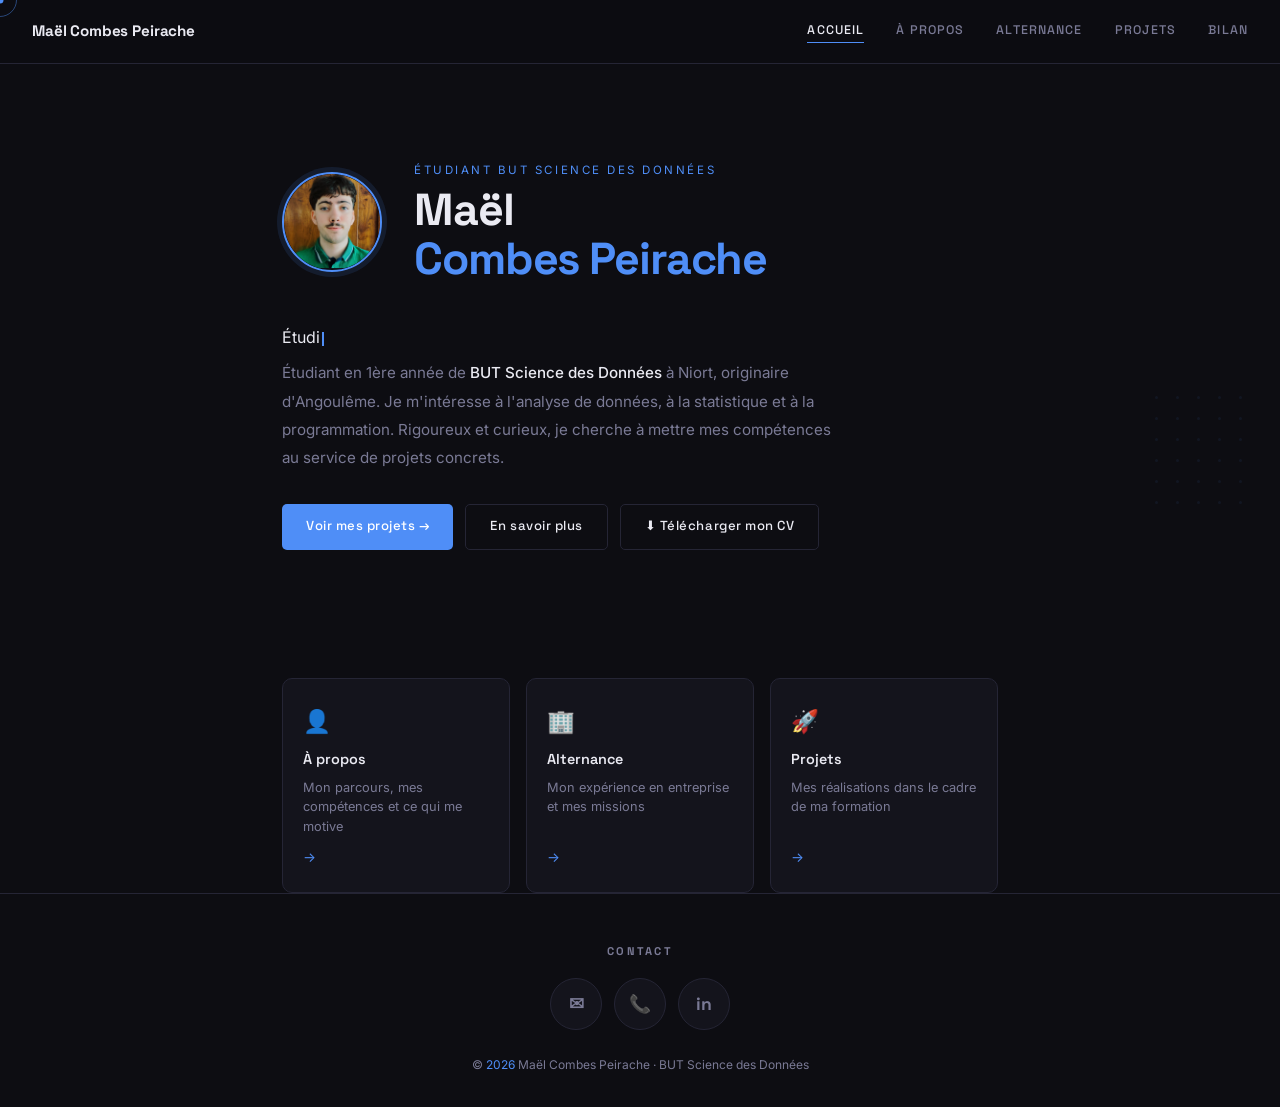
<file: index.html>
<!DOCTYPE html>
<html lang="fr">
<head>
  <meta charset="UTF-8" />
  <meta name="viewport" content="width=device-width, initial-scale=1.0" />
  <title>Maël Combes Peirache — Portfolio</title>
  <link rel="preconnect" href="https://fonts.googleapis.com" />
  <link rel="preconnect" href="https://fonts.gstatic.com" crossorigin />
  <link href="https://fonts.googleapis.com/css2?family=Space+Grotesk:wght@300;400;500;600;700&family=Inter:wght@300;400;500&display=swap" rel="stylesheet" />
  <link rel="stylesheet" href="style.css" />
  <style>
    .contact-tooltip {
      position: fixed; bottom: 2rem; right: 2rem;
      background: var(--bg-card); border: 1px solid var(--accent);
      border-radius: 10px; padding: 1rem 1.25rem;
      font-family: var(--font-display); font-size: .88rem;
      color: var(--text); z-index: 9000;
      box-shadow: 0 8px 32px rgba(79,142,247,.15);
      opacity: 0; transform: translateY(8px);
      transition: opacity .25s, transform .25s;
      pointer-events: none; max-width: 260px;
    }
    .contact-tooltip.show { opacity: 1; transform: translateY(0); pointer-events: auto; }
    .contact-tooltip .ct-label { font-size: .68rem; letter-spacing: .12em; text-transform: uppercase; color: var(--accent); margin-bottom: .35rem; }
    .contact-tooltip .ct-value { font-weight: 600; font-size: 1rem; color: var(--text); }
    .contact-tooltip .ct-close {
      position: absolute; top: .6rem; right: .75rem;
      background: none; border: none; color: var(--muted);
      font-size: 1rem; cursor: none; transition: color .2s;
    }
    .contact-tooltip .ct-close:hover { color: var(--text); }
  </style>
</head>
<body>
  <!-- Tooltip contact -->
  <div class="contact-tooltip" id="contactTooltip">
    <button class="ct-close" id="tooltipClose">✕</button>
    <p class="ct-label" id="tooltipLabel">—</p>
    <p class="ct-value" id="tooltipValue">—</p>
  </div>

  <div id="cursor-dot"></div>
  <div id="cursor-ring"></div>

  <header id="navbar">
    <a href="index.html" class="nav-logo">Maël Combes Peirache</a>
    <nav class="nav-links">
      <a href="index.html" class="active">Accueil</a>
      <a href="apropos.html">À propos</a>
      <a href="alternance.html">Alternance</a>
      <a href="projets.html">Projets</a>
    
      <a href="bilan.html">Bilan</a>
    </nav>
    <button class="nav-burger" id="burger" aria-label="Menu">
      <span></span><span></span><span></span>
    </button>
  </header>

  <!-- Grille de points déco -->
  <div class="dot-grid" aria-hidden="true"></div>

  <!-- HERO -->
  <div class="hero-wrap">
    <div class="hero-intro">
      <img src="[data-uri]" alt="Maël Combes Peirache" class="hero-avatar-photo" />
      <div class="hero-name-block">
        <span class="eyebrow">Étudiant BUT Science des Données</span>
        <h1 class="hero-name">Maël<br /><span>Combes Peirache</span></h1>
      </div>
    </div>

    <p class="hero-tagline">
      <span id="typed-text"></span><span class="cursor-blink"></span>
    </p>

    <p class="hero-desc">
      Étudiant en 1ère année de <strong>BUT Science des Données</strong> à Niort, 
      originaire d'Angoulême. Je m'intéresse à l'analyse de données, à la statistique 
      et à la programmation. Rigoureux et curieux, je cherche à mettre mes compétences 
      au service de projets concrets.
    </p>

    <div class="hero-cta">
      <a href="projets.html" class="btn btn-primary">Voir mes projets →</a>
      <a href="apropos.html" class="btn btn-ghost">En savoir plus</a>
      <a href="cv.pdf" download class="btn btn-ghost">⬇ Télécharger mon CV</a>
    </div>
  </div>

  <!-- Cards de navigation -->
  <div class="hero-cards">
    <a href="apropos.html" class="hcard">
      <span class="hcard-icon">👤</span>
      <h3>À propos</h3>
      <p>Mon parcours, mes compétences et ce qui me motive</p>
      <span class="hcard-arrow">→</span>
    </a>
    <a href="alternance.html" class="hcard">
      <span class="hcard-icon">🏢</span>
      <h3>Alternance</h3>
      <p>Mon expérience en entreprise et mes missions</p>
      <span class="hcard-arrow">→</span>
    </a>
    <a href="projets.html" class="hcard">
      <span class="hcard-icon">🚀</span>
      <h3>Projets</h3>
      <p>Mes réalisations dans le cadre de ma formation</p>
      <span class="hcard-arrow">→</span>
    </a>
  </div>

        <footer>
    <div class="footer-contact">
      <p class="footer-contact-title">CONTACT</p>
      <div class="footer-icons">
        <a href="#" class="footer-icon-btn" id="btnEmail" title="Email">✉</a>
        <a href="#" class="footer-icon-btn" id="btnPhone" title="Téléphone">📞</a>
        <a href="https://www.linkedin.com/in/" target="_blank" class="footer-icon-btn" title="LinkedIn">in</a>
      </div>
    </div>
    <p class="footer-copy">© <span id="year"></span> Maël Combes Peirache · BUT Science des Données</p>
  </footer>

  <script src="main.js"></script>
  <script>
    // Grille de points
    const g = document.querySelector('.dot-grid');
    for (let i = 0; i < 30; i++) g.appendChild(document.createElement('span'));

    // Typewriter
    const phrases = [
      'Étudiant en Science des Données',
      'Passionné par l\'analyse de données',
      'Curieux et rigoureux',
      'À la recherche de défis concrets'
    ];
    let pIdx = 0, cIdx = 0, del = false;
    const el = document.getElementById('typed-text');
    const loop = () => {
      const w = phrases[pIdx];
      if (!del) { el.textContent = w.slice(0, ++cIdx); if (cIdx === w.length) { del = true; setTimeout(loop, 1800); return; } }
      else { el.textContent = w.slice(0, --cIdx); if (cIdx === 0) { del = false; pIdx = (pIdx + 1) % phrases.length; } }
      setTimeout(loop, del ? 42 : 78);
    };
    setTimeout(loop, 900);
  </script>
  <script>
    const tooltip = document.getElementById('contactTooltip');
    const tlLabel = document.getElementById('tooltipLabel');
    const tlValue = document.getElementById('tooltipValue');
    const tlClose = document.getElementById('tooltipClose');
    function showTooltip(label, value) {
      tlLabel.textContent = label; tlValue.textContent = value;
      tooltip.classList.add('show');
    }
    document.getElementById('btnEmail').addEventListener('click', e => { e.preventDefault(); showTooltip('Adresse e-mail', 'maelcombesp@gmail.com'); });
    document.getElementById('btnPhone').addEventListener('click', e => { e.preventDefault(); showTooltip('Numéro de téléphone', '07 66 12 16 16'); });
    tlClose.addEventListener('click', () => tooltip.classList.remove('show'));
    document.addEventListener('click', e => {
      if (!tooltip.contains(e.target) && e.target.id !== 'btnEmail' && e.target.id !== 'btnPhone')
        tooltip.classList.remove('show');
    });
  </script>
</body>
</html>
</file>
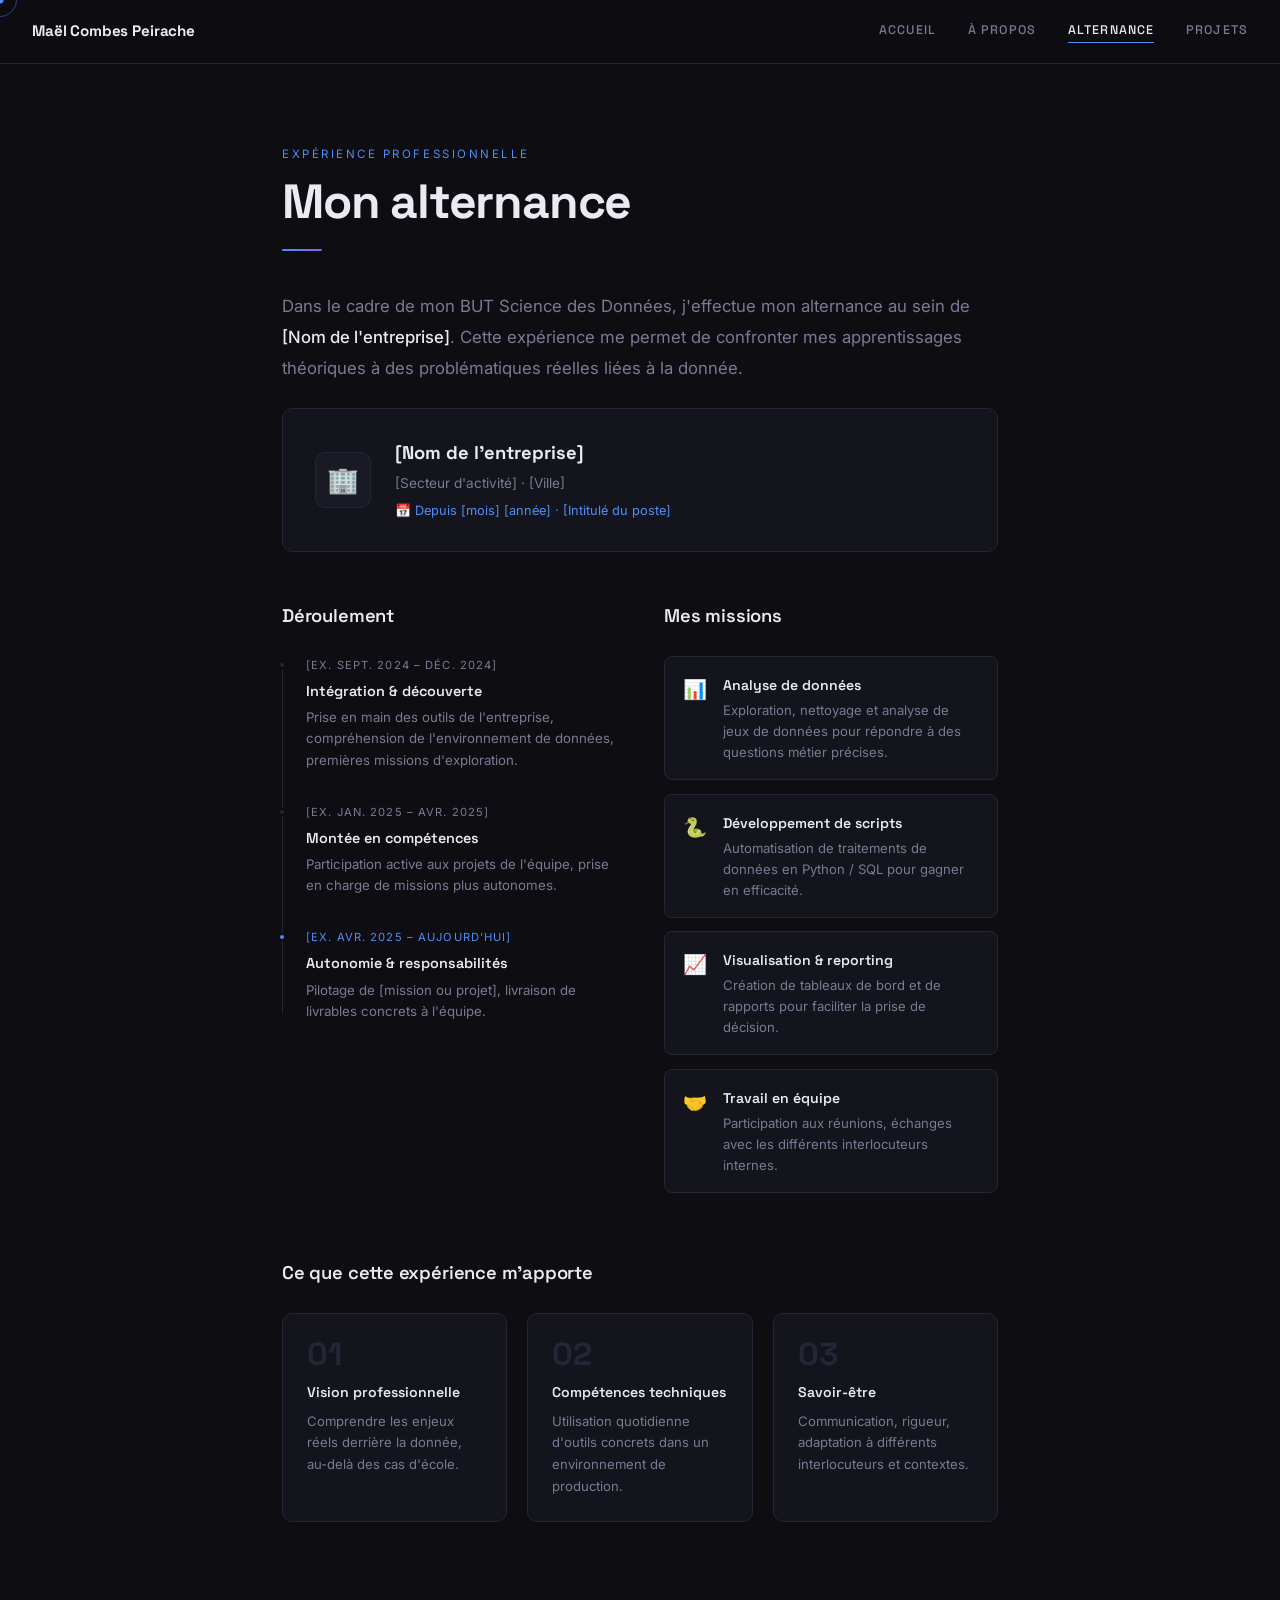
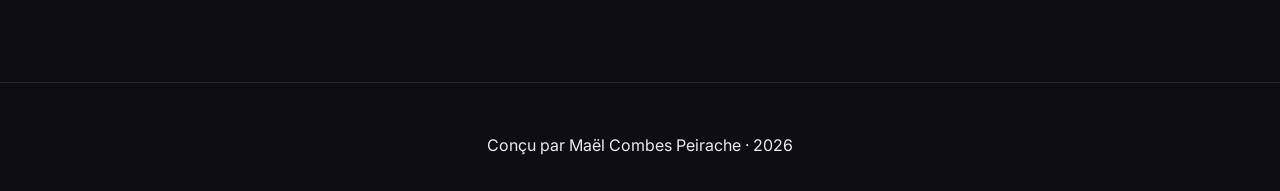
<file: alternance (1).html>
<!DOCTYPE html>
<html lang="fr">
<head>
  <meta charset="UTF-8" />
  <meta name="viewport" content="width=device-width, initial-scale=1.0" />
  <title>Maël Combes Peirache — Alternance</title>
  <link rel="preconnect" href="https://fonts.googleapis.com" />
  <link rel="preconnect" href="https://fonts.gstatic.com" crossorigin />
  <link href="https://fonts.googleapis.com/css2?family=Space+Grotesk:wght@300;400;500;600;700&family=Inter:wght@300;400;500&display=swap" rel="stylesheet" />
  <link rel="stylesheet" href="style.css" />
</head>
<body>

  <div id="cursor-dot"></div>
  <div id="cursor-ring"></div>

  <header id="navbar">
    <a href="index.html" class="nav-logo">Maël Combes Peirache</a>
    <nav class="nav-links">
      <a href="index.html">Accueil</a>
      <a href="apropos.html">À propos</a>
      <a href="alternance.html" class="active">Alternance</a>
      <a href="projets.html">Projets</a>
    </nav>
    <button class="nav-burger" id="burger" aria-label="Menu">
      <span></span><span></span><span></span>
    </button>
  </header>

  <main class="page-wrap">

    <div class="reveal">
      <span class="eyebrow">Expérience professionnelle</span>
      <h1 class="page-title">Mon alternance</h1>
      <div class="divider"></div>
      <p class="lead">
        Dans le cadre de mon BUT Science des Données, j'effectue mon alternance au sein de 
        <strong>[Nom de l'entreprise]</strong>. Cette expérience me permet de confronter 
        mes apprentissages théoriques à des problématiques réelles liées à la donnée.
      </p>
    </div>

    <!-- ENTREPRISE -->
    <div class="company-block reveal">
      <div class="company-logo">🏢</div>
      <div class="company-info">
        <h2>[Nom de l'entreprise]</h2>
        <p>[Secteur d'activité] · [Ville]</p>
        <p class="period">📅 Depuis [mois] [année] · [Intitulé du poste]</p>
      </div>
    </div>

    <!-- TIMELINE + MISSIONS -->
    <div class="section-block alt-grid reveal">

      <div>
        <h2>Déroulement</h2>
        <div class="tl">
          <div class="tl-item">
            <div class="tl-dot"></div>
            <span class="tl-date">[ex. Sept. 2024 – Déc. 2024]</span>
            <h4>Intégration & découverte</h4>
            <p>Prise en main des outils de l'entreprise, compréhension de l'environnement de données, premières missions d'exploration.</p>
          </div>
          <div class="tl-item">
            <div class="tl-dot"></div>
            <span class="tl-date">[ex. Jan. 2025 – Avr. 2025]</span>
            <h4>Montée en compétences</h4>
            <p>Participation active aux projets de l'équipe, prise en charge de missions plus autonomes.</p>
          </div>
          <div class="tl-item current">
            <div class="tl-dot"></div>
            <span class="tl-date">[ex. Avr. 2025 – aujourd'hui]</span>
            <h4>Autonomie & responsabilités</h4>
            <p>Pilotage de [mission ou projet], livraison de livrables concrets à l'équipe.</p>
          </div>
        </div>
      </div>

      <div>
        <h2>Mes missions</h2>
        <div class="missions">
          <div class="mission">
            <span class="mission-icon">📊</span>
            <div>
              <h4>Analyse de données</h4>
              <p>Exploration, nettoyage et analyse de jeux de données pour répondre à des questions métier précises.</p>
            </div>
          </div>
          <div class="mission">
            <span class="mission-icon">🐍</span>
            <div>
              <h4>Développement de scripts</h4>
              <p>Automatisation de traitements de données en Python / SQL pour gagner en efficacité.</p>
            </div>
          </div>
          <div class="mission">
            <span class="mission-icon">📈</span>
            <div>
              <h4>Visualisation & reporting</h4>
              <p>Création de tableaux de bord et de rapports pour faciliter la prise de décision.</p>
            </div>
          </div>
          <div class="mission">
            <span class="mission-icon">🤝</span>
            <div>
              <h4>Travail en équipe</h4>
              <p>Participation aux réunions, échanges avec les différents interlocuteurs internes.</p>
            </div>
          </div>
        </div>
      </div>
    </div>

    <!-- CE QUE J'EN RETIRE -->
    <div class="section-block reveal">
      <h2>Ce que cette expérience m'apporte</h2>
      <div class="apports">
        <div class="apport-card">
          <div class="apport-num">01</div>
          <h4>Vision professionnelle</h4>
          <p>Comprendre les enjeux réels derrière la donnée, au-delà des cas d'école.</p>
        </div>
        <div class="apport-card">
          <div class="apport-num">02</div>
          <h4>Compétences techniques</h4>
          <p>Utilisation quotidienne d'outils concrets dans un environnement de production.</p>
        </div>
        <div class="apport-card">
          <div class="apport-num">03</div>
          <h4>Savoir-être</h4>
          <p>Communication, rigueur, adaptation à différents interlocuteurs et contextes.</p>
        </div>
      </div>
    </div>

  </main>

  <footer>
    <p>Conçu par <span>Maël Combes Peirache</span> · <span id="year"></span></p>
  </footer>

  <script src="main.js"></script>
</body>
</html>
</file>
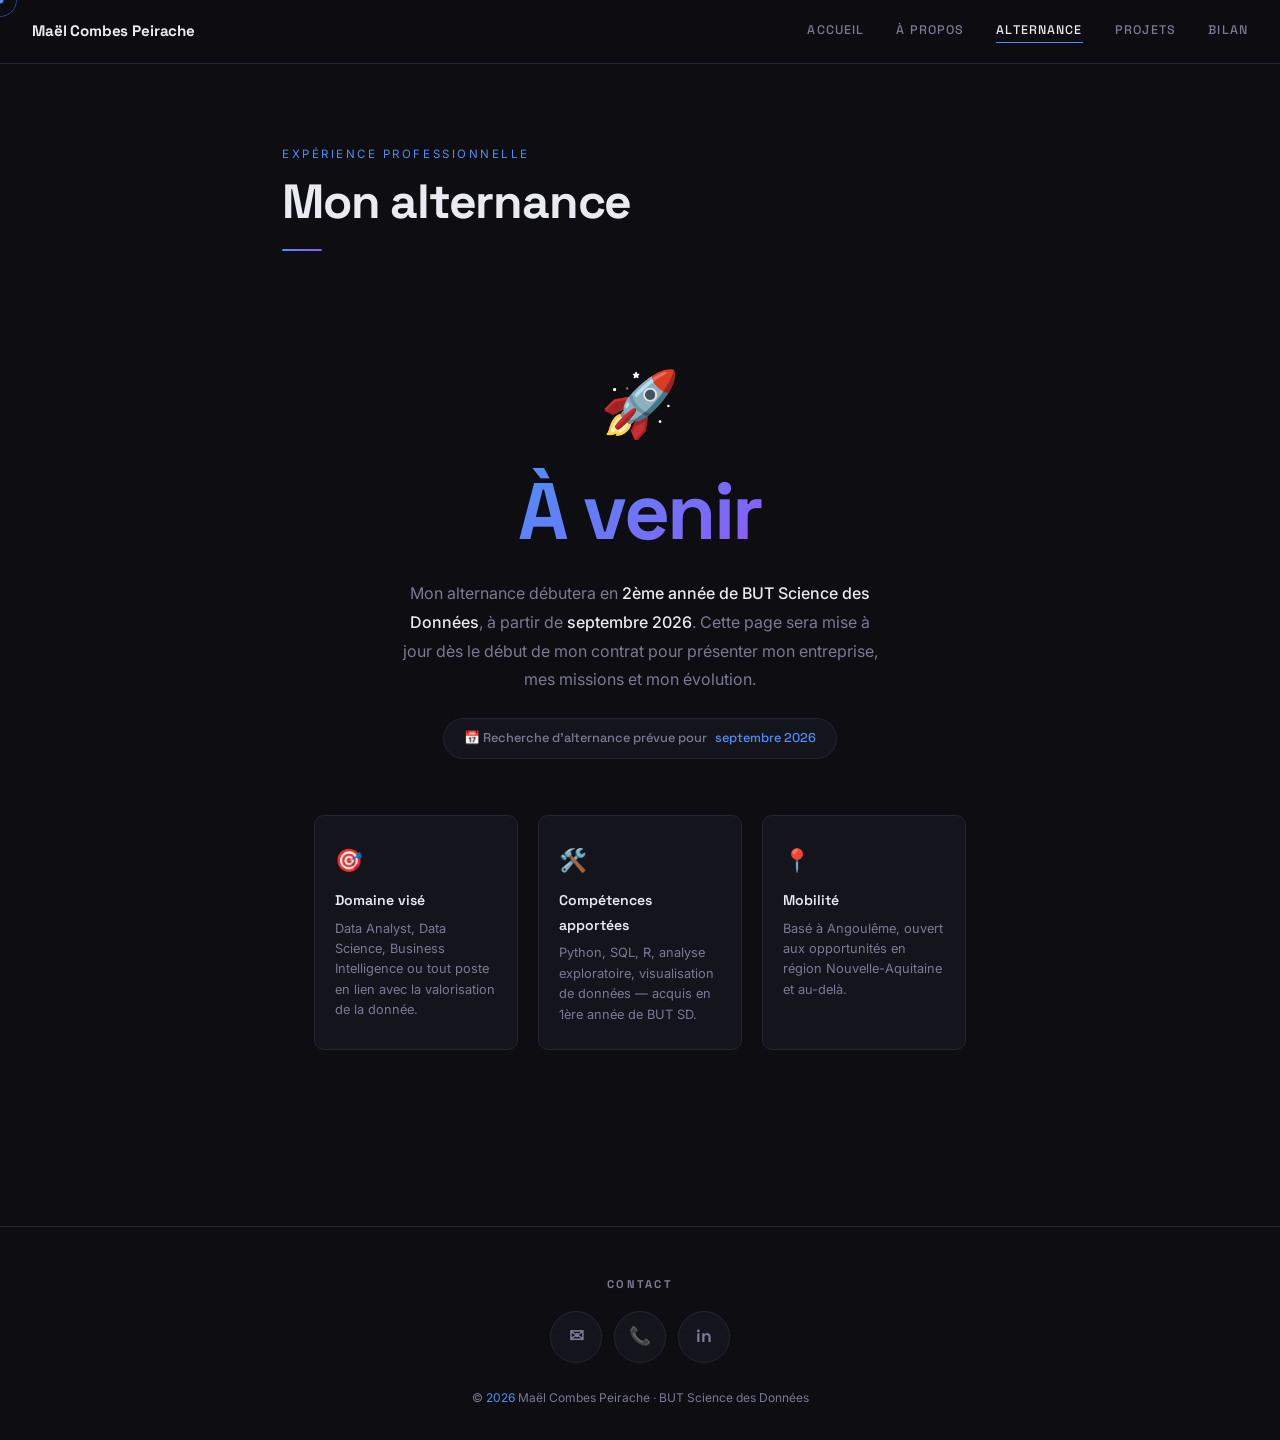
<file: alternance.html>
<!DOCTYPE html>
<html lang="fr">
<head>
  <meta charset="UTF-8" />
  <meta name="viewport" content="width=device-width, initial-scale=1.0" />
  <title>Maël Combes Peirache — Alternance</title>
  <link rel="preconnect" href="https://fonts.googleapis.com" />
  <link rel="preconnect" href="https://fonts.gstatic.com" crossorigin />
  <link href="https://fonts.googleapis.com/css2?family=Space+Grotesk:wght@300;400;500;600;700&family=Inter:wght@300;400;500&display=swap" rel="stylesheet" />
  <link rel="stylesheet" href="style.css" />
  <style>
    .coming-soon-wrap {
      display: flex;
      flex-direction: column;
      align-items: center;
      justify-content: center;
      text-align: center;
      padding: 5rem 2rem;
      gap: 1.5rem;
    }
    .coming-icon {
      font-size: 4rem;
      line-height: 1;
      margin-bottom: .5rem;
    }
    .coming-title {
      font-family: var(--font-display);
      font-size: clamp(2.5rem, 8vw, 5rem);
      font-weight: 700;
      letter-spacing: -.03em;
      background: linear-gradient(135deg, var(--accent), var(--accent-2));
      -webkit-background-clip: text;
      -webkit-text-fill-color: transparent;
      background-clip: text;
      line-height: 1.1;
    }
    .coming-sub {
      font-size: 1rem;
      color: var(--muted);
      max-width: 480px;
      line-height: 1.8;
    }
    .coming-sub strong { color: var(--text); font-weight: 500; }
    .coming-badge {
      display: inline-flex;
      align-items: center;
      gap: .5rem;
      padding: .5rem 1.25rem;
      border-radius: 30px;
      border: 1px solid var(--border);
      background: var(--bg-card);
      font-family: var(--font-display);
      font-size: .8rem;
      font-weight: 500;
      color: var(--muted);
    }
    .coming-badge span { color: var(--accent); }
    .coming-cards {
      display: grid;
      grid-template-columns: repeat(3, 1fr);
      gap: 1.25rem;
      margin-top: 2rem;
      width: 100%;
      max-width: 700px;
    }
    .coming-card {
      background: var(--bg-card);
      border: 1px solid var(--border);
      border-radius: 10px;
      padding: 1.5rem 1.25rem;
      text-align: left;
    }
    .coming-card-icon { font-size: 1.4rem; margin-bottom: .6rem; }
    .coming-card h4 {
      font-family: var(--font-display);
      font-size: .88rem;
      font-weight: 600;
      margin-bottom: .35rem;
    }
    .coming-card p { font-size: .8rem; color: var(--muted); line-height: 1.6; }
    @media (max-width: 600px) {
      .coming-cards { grid-template-columns: 1fr; }
    }
  </style>
  <style>
    .contact-tooltip {
      position: fixed; bottom: 2rem; right: 2rem;
      background: var(--bg-card); border: 1px solid var(--accent);
      border-radius: 10px; padding: 1rem 1.25rem;
      font-family: var(--font-display); font-size: .88rem;
      color: var(--text); z-index: 9000;
      box-shadow: 0 8px 32px rgba(79,142,247,.15);
      opacity: 0; transform: translateY(8px);
      transition: opacity .25s, transform .25s;
      pointer-events: none; max-width: 260px;
    }
    .contact-tooltip.show { opacity: 1; transform: translateY(0); pointer-events: auto; }
    .contact-tooltip .ct-label { font-size: .68rem; letter-spacing: .12em; text-transform: uppercase; color: var(--accent); margin-bottom: .35rem; }
    .contact-tooltip .ct-value { font-weight: 600; font-size: 1rem; color: var(--text); }
    .contact-tooltip .ct-close {
      position: absolute; top: .6rem; right: .75rem;
      background: none; border: none; color: var(--muted);
      font-size: 1rem; cursor: none; transition: color .2s;
    }
    .contact-tooltip .ct-close:hover { color: var(--text); }
  </style>
</head>
<body>
  <!-- Tooltip contact -->
  <div class="contact-tooltip" id="contactTooltip">
    <button class="ct-close" id="tooltipClose">✕</button>
    <p class="ct-label" id="tooltipLabel">—</p>
    <p class="ct-value" id="tooltipValue">—</p>
  </div>

  <div id="cursor-dot"></div>
  <div id="cursor-ring"></div>

  <header id="navbar">
    <a href="index.html" class="nav-logo">Maël Combes Peirache</a>
    <nav class="nav-links">
      <a href="index.html">Accueil</a>
      <a href="apropos.html">À propos</a>
      <a href="alternance.html" class="active">Alternance</a>
      <a href="projets.html">Projets</a>
      <a href="bilan.html">Bilan</a>
    </nav>
    <button class="nav-burger" id="burger" aria-label="Menu">
      <span></span><span></span><span></span>
    </button>
  </header>

  <main class="page-wrap">

    <div class="reveal">
      <span class="eyebrow">Expérience professionnelle</span>
      <h1 class="page-title">Mon alternance</h1>
      <div class="divider"></div>
    </div>

    <div class="coming-soon-wrap reveal">
      <div class="coming-icon">🚀</div>
      <h2 class="coming-title">À venir</h2>
      <p class="coming-sub">
        Mon alternance débutera en <strong>2ème année de BUT Science des Données</strong>, 
        à partir de <strong>septembre 2026</strong>. Cette page sera mise à jour dès le début 
        de mon contrat pour présenter mon entreprise, mes missions et mon évolution.
      </p>
      <div class="coming-badge">
        📅 Recherche d'alternance prévue pour <span>septembre 2026</span>
      </div>

      <!-- Ce que je recherche -->
      <div class="coming-cards">
        <div class="coming-card">
          <div class="coming-card-icon">🎯</div>
          <h4>Domaine visé</h4>
          <p>Data Analyst, Data Science, Business Intelligence ou tout poste en lien avec la valorisation de la donnée.</p>
        </div>
        <div class="coming-card">
          <div class="coming-card-icon">🛠️</div>
          <h4>Compétences apportées</h4>
          <p>Python, SQL, R, analyse exploratoire, visualisation de données — acquis en 1ère année de BUT SD.</p>
        </div>
        <div class="coming-card">
          <div class="coming-card-icon">📍</div>
          <h4>Mobilité</h4>
          <p>Basé à Angoulême, ouvert aux opportunités en région Nouvelle-Aquitaine et au-delà.</p>
        </div>
      </div>
    </div>

  </main>

        <footer>
    <div class="footer-contact">
      <p class="footer-contact-title">CONTACT</p>
      <div class="footer-icons">
        <a href="#" class="footer-icon-btn" id="btnEmail" title="Email">✉</a>
        <a href="#" class="footer-icon-btn" id="btnPhone" title="Téléphone">📞</a>
        <a href="https://www.linkedin.com/in/" target="_blank" class="footer-icon-btn" title="LinkedIn">in</a>
      </div>
    </div>
    <p class="footer-copy">© <span id="year"></span> Maël Combes Peirache · BUT Science des Données</p>
  </footer>

  <script src="main.js"></script>
  <script>
    const tooltip = document.getElementById('contactTooltip');
    const tlLabel = document.getElementById('tooltipLabel');
    const tlValue = document.getElementById('tooltipValue');
    const tlClose = document.getElementById('tooltipClose');
    function showTooltip(label, value) {
      tlLabel.textContent = label; tlValue.textContent = value;
      tooltip.classList.add('show');
    }
    document.getElementById('btnEmail').addEventListener('click', e => { e.preventDefault(); showTooltip('Adresse e-mail', 'maelcombesp@gmail.com'); });
    document.getElementById('btnPhone').addEventListener('click', e => { e.preventDefault(); showTooltip('Numéro de téléphone', '07 66 12 16 16'); });
    tlClose.addEventListener('click', () => tooltip.classList.remove('show'));
    document.addEventListener('click', e => {
      if (!tooltip.contains(e.target) && e.target.id !== 'btnEmail' && e.target.id !== 'btnPhone')
        tooltip.classList.remove('show');
    });
  </script>
</body>
</html>
</file>
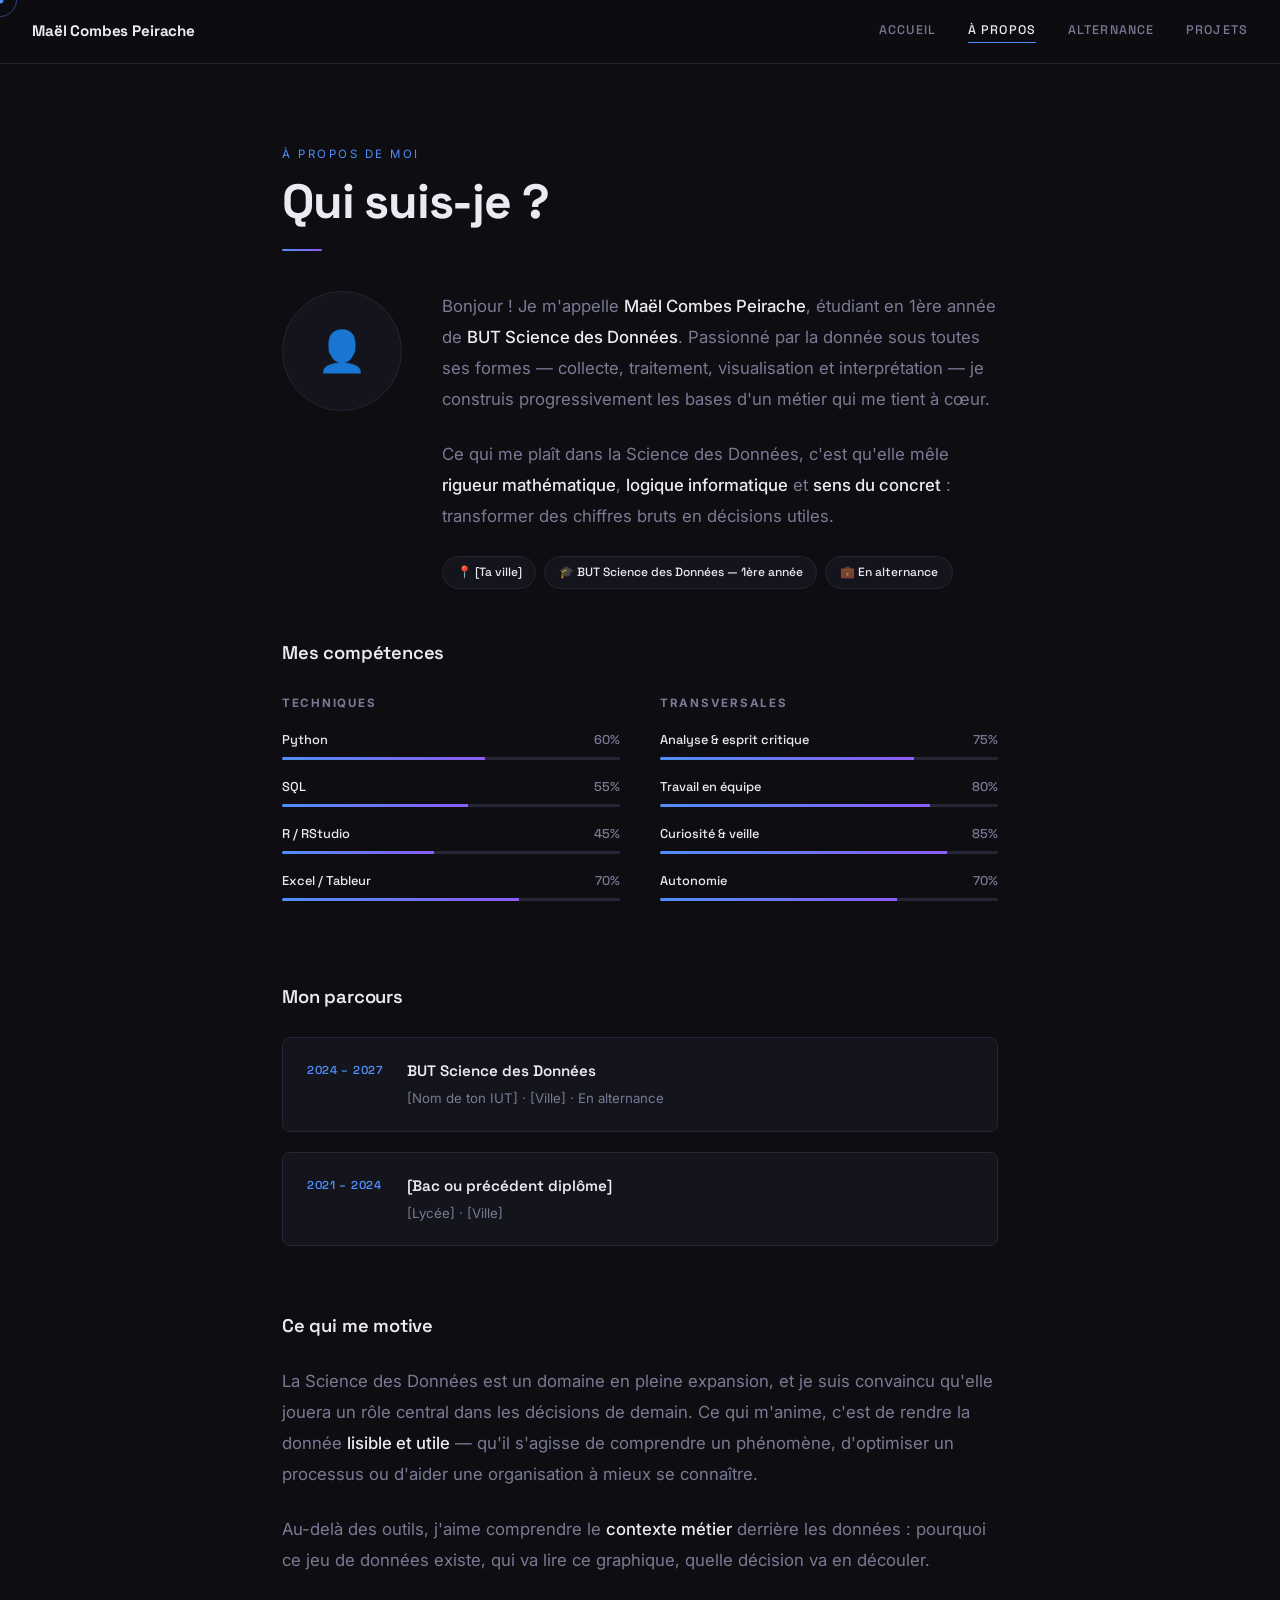
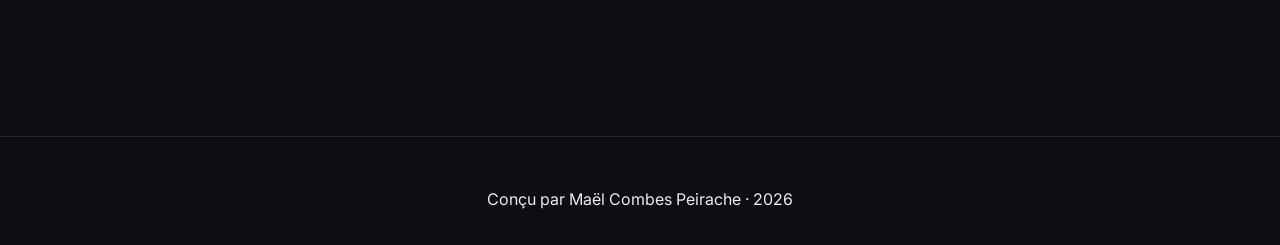
<file: apropos (2).html>
<!DOCTYPE html>
<html lang="fr">
<head>
  <meta charset="UTF-8" />
  <meta name="viewport" content="width=device-width, initial-scale=1.0" />
  <title>Maël Combes Peirache — À propos</title>
  <link rel="preconnect" href="https://fonts.googleapis.com" />
  <link rel="preconnect" href="https://fonts.gstatic.com" crossorigin />
  <link href="https://fonts.googleapis.com/css2?family=Space+Grotesk:wght@300;400;500;600;700&family=Inter:wght@300;400;500&display=swap" rel="stylesheet" />
  <link rel="stylesheet" href="style.css" />
</head>
<body>

  <div id="cursor-dot"></div>
  <div id="cursor-ring"></div>

  <header id="navbar">
    <a href="index.html" class="nav-logo">Maël Combes Peirache</a>
    <nav class="nav-links">
      <a href="index.html">Accueil</a>
      <a href="apropos.html" class="active">À propos</a>
      <a href="alternance.html">Alternance</a>
      <a href="projets.html">Projets</a>
    </nav>
    <button class="nav-burger" id="burger" aria-label="Menu">
      <span></span><span></span><span></span>
    </button>
  </header>

  <main class="page-wrap">

    <!-- EN-TÊTE -->
    <div class="reveal">
      <span class="eyebrow">À propos de moi</span>
      <h1 class="page-title">Qui suis-je ?</h1>
      <div class="divider"></div>
    </div>

    <!-- INTRO + PHOTO -->
    <div class="section-block about-intro reveal">
      <div class="about-photo" title="Photo à venir">👤</div>
      <div class="about-text-block">
        <p class="lead">
          Bonjour ! Je m'appelle <strong>Maël Combes Peirache</strong>, étudiant en 1ère année 
          de <strong>BUT Science des Données</strong>. Passionné par la donnée sous toutes ses formes — 
          collecte, traitement, visualisation et interprétation — je construis progressivement 
          les bases d'un métier qui me tient à cœur.
        </p>
        <p class="lead">
          Ce qui me plaît dans la Science des Données, c'est qu'elle mêle 
          <strong>rigueur mathématique</strong>, <strong>logique informatique</strong> et 
          <strong>sens du concret</strong> : transformer des chiffres bruts en décisions utiles.
        </p>
        <div class="badges">
          <span class="badge">📍 [Ta ville]</span>
          <span class="badge">🎓 BUT Science des Données — 1ère année</span>
          <span class="badge">💼 En alternance</span>
        </div>
      </div>
    </div>

    <!-- COMPÉTENCES -->
    <div class="section-block reveal">
      <h2>Mes compétences</h2>
      <div class="skills-cols">
        <div class="skills-col">
          <h3>Techniques</h3>
          <div class="skill-item">
            <div class="skill-label"><span>Python</span><span>60%</span></div>
            <div class="skill-track"><div class="skill-fill" data-w="60"></div></div>
          </div>
          <div class="skill-item">
            <div class="skill-label"><span>SQL</span><span>55%</span></div>
            <div class="skill-track"><div class="skill-fill" data-w="55"></div></div>
          </div>
          <div class="skill-item">
            <div class="skill-label"><span>R / RStudio</span><span>45%</span></div>
            <div class="skill-track"><div class="skill-fill" data-w="45"></div></div>
          </div>
          <div class="skill-item">
            <div class="skill-label"><span>Excel / Tableur</span><span>70%</span></div>
            <div class="skill-track"><div class="skill-fill" data-w="70"></div></div>
          </div>
        </div>
        <div class="skills-col">
          <h3>Transversales</h3>
          <div class="skill-item">
            <div class="skill-label"><span>Analyse & esprit critique</span><span>75%</span></div>
            <div class="skill-track"><div class="skill-fill" data-w="75"></div></div>
          </div>
          <div class="skill-item">
            <div class="skill-label"><span>Travail en équipe</span><span>80%</span></div>
            <div class="skill-track"><div class="skill-fill" data-w="80"></div></div>
          </div>
          <div class="skill-item">
            <div class="skill-label"><span>Curiosité & veille</span><span>85%</span></div>
            <div class="skill-track"><div class="skill-fill" data-w="85"></div></div>
          </div>
          <div class="skill-item">
            <div class="skill-label"><span>Autonomie</span><span>70%</span></div>
            <div class="skill-track"><div class="skill-fill" data-w="70"></div></div>
          </div>
        </div>
      </div>
    </div>

    <!-- FORMATION -->
    <div class="section-block reveal">
      <h2>Mon parcours</h2>
      <div class="formation-list">
        <div class="formation-item">
          <span class="fi-year">2024 – 2027</span>
          <div class="fi-body">
            <h4>BUT Science des Données</h4>
            <p>[Nom de ton IUT] · [Ville] · En alternance</p>
          </div>
        </div>
        <div class="formation-item">
          <span class="fi-year">2021 – 2024</span>
          <div class="fi-body">
            <h4>[Bac ou précédent diplôme]</h4>
            <p>[Lycée] · [Ville]</p>
          </div>
        </div>
      </div>
    </div>

    <!-- CE QUI ME MOTIVE -->
    <div class="section-block reveal">
      <h2>Ce qui me motive</h2>
      <p class="lead">
        La Science des Données est un domaine en pleine expansion, et je suis convaincu 
        qu'elle jouera un rôle central dans les décisions de demain. 
        Ce qui m'anime, c'est de rendre la donnée <strong>lisible et utile</strong> — 
        qu'il s'agisse de comprendre un phénomène, d'optimiser un processus ou d'aider 
        une organisation à mieux se connaître.
      </p>
      <p class="lead">
        Au-delà des outils, j'aime comprendre le <strong>contexte métier</strong> derrière 
        les données : pourquoi ce jeu de données existe, qui va lire ce graphique, 
        quelle décision va en découler.
      </p>
    </div>

  </main>

  <footer>
    <p>Conçu par <span>Maël Combes Peirache</span> · <span id="year"></span></p>
  </footer>

  <script src="main.js"></script>
  <script>
    const barObs = new IntersectionObserver(entries => {
      entries.forEach(e => {
        if (e.isIntersecting)
          document.querySelectorAll('.skill-fill').forEach(b => b.style.width = b.dataset.w + '%');
      });
    }, { threshold: .3 });
    const sc = document.querySelector('.skills-cols');
    if (sc) barObs.observe(sc);
  </script>
</body>
</html>
</file>
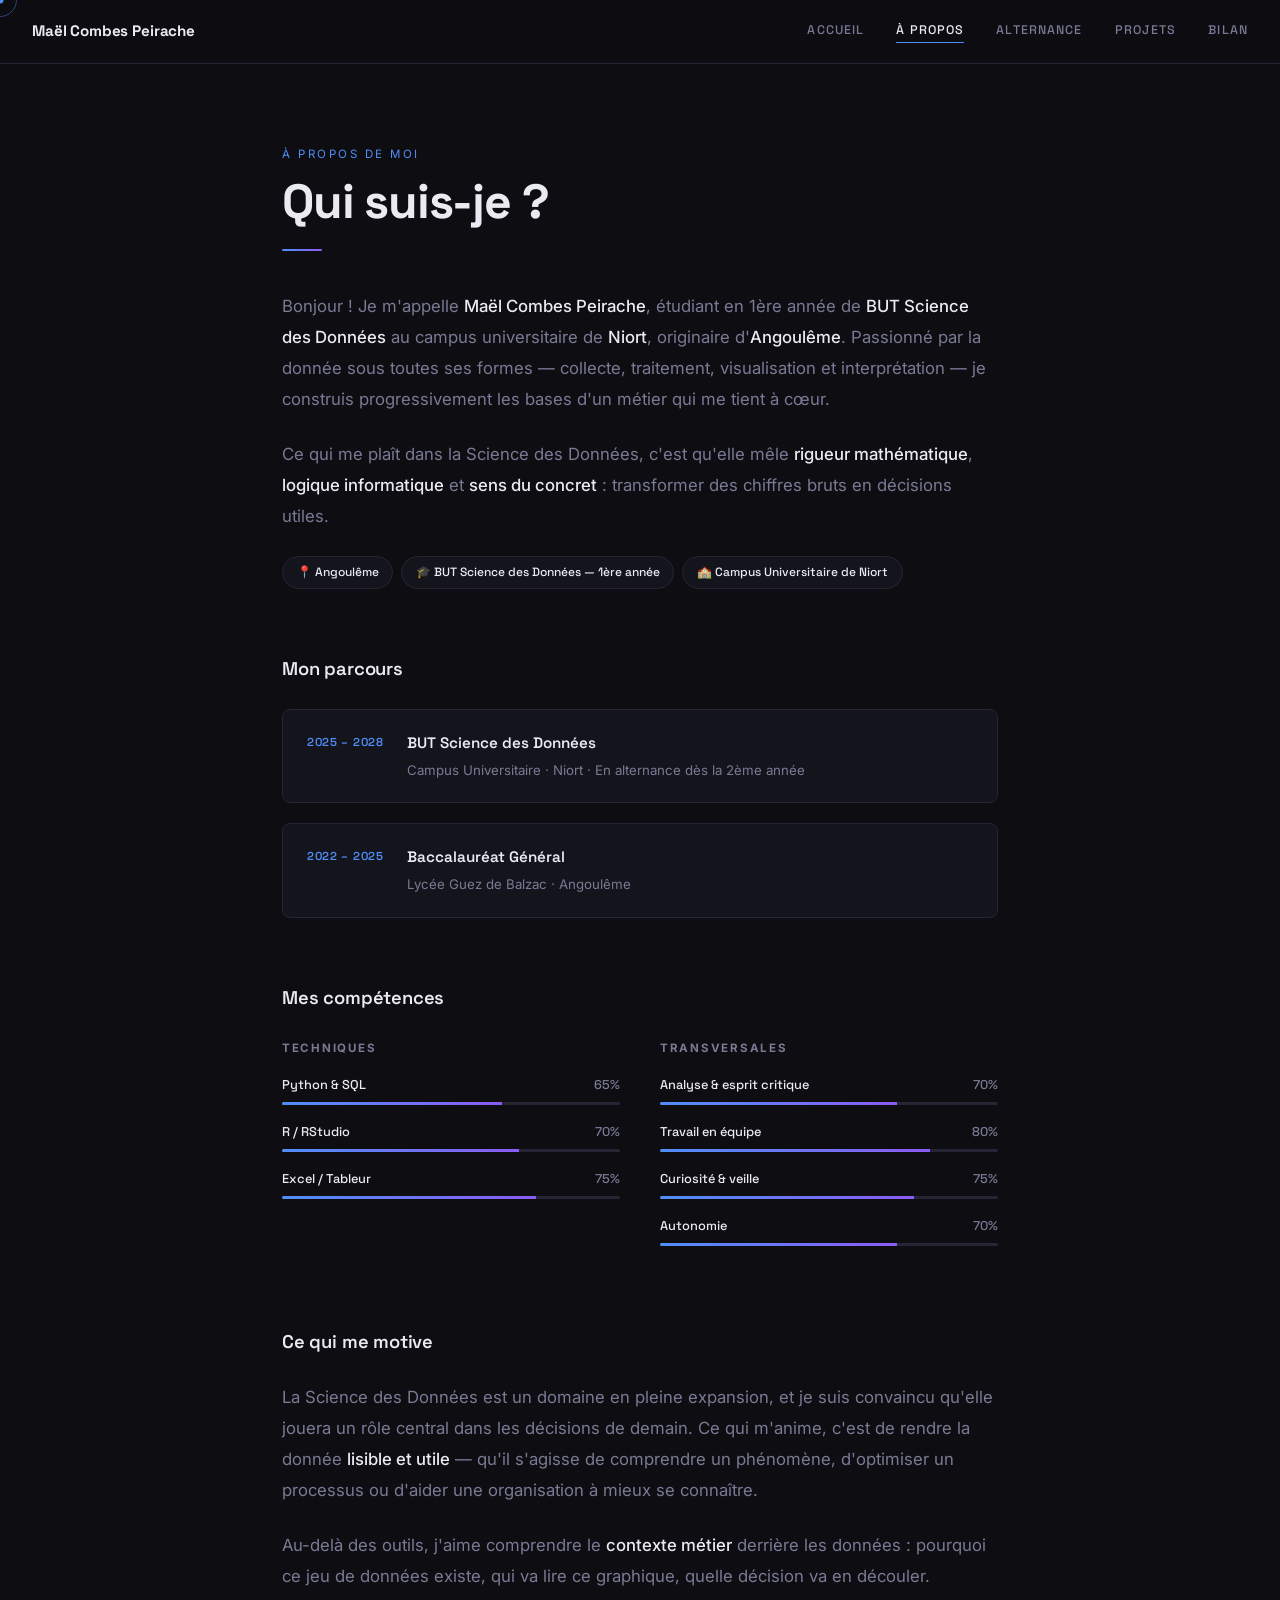
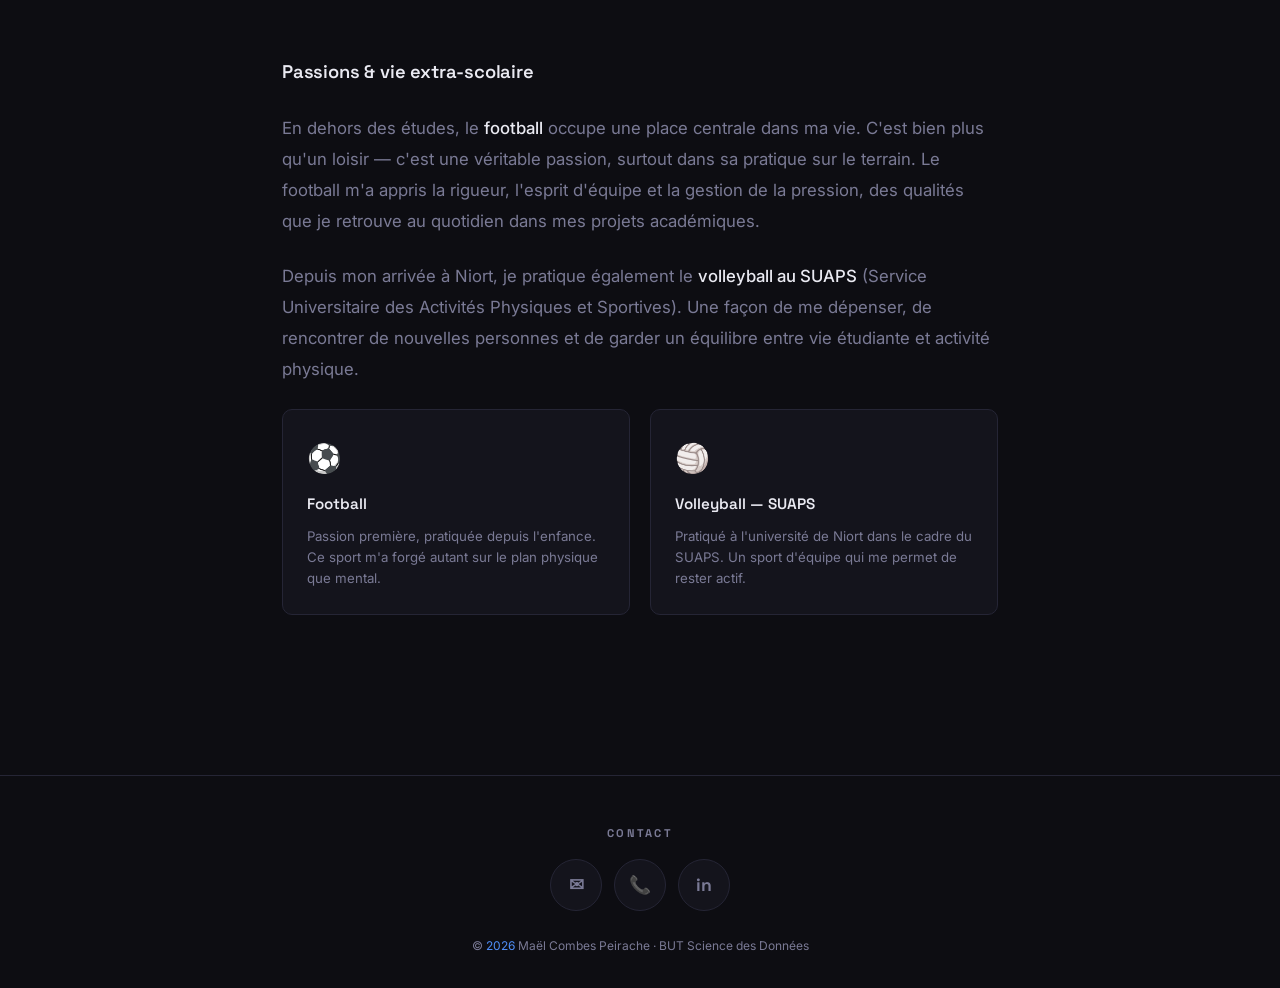
<file: apropos.html>
<!DOCTYPE html>
<html lang="fr">
<head>
  <meta charset="UTF-8" />
  <meta name="viewport" content="width=device-width, initial-scale=1.0" />
  <title>Maël Combes Peirache — À propos</title>
  <link rel="preconnect" href="https://fonts.googleapis.com" />
  <link rel="preconnect" href="https://fonts.gstatic.com" crossorigin />
  <link href="https://fonts.googleapis.com/css2?family=Space+Grotesk:wght@300;400;500;600;700&family=Inter:wght@300;400;500&display=swap" rel="stylesheet" />
  <link rel="stylesheet" href="style.css" />
  <style>
    .contact-tooltip {
      position: fixed; bottom: 2rem; right: 2rem;
      background: var(--bg-card); border: 1px solid var(--accent);
      border-radius: 10px; padding: 1rem 1.25rem;
      font-family: var(--font-display); font-size: .88rem;
      color: var(--text); z-index: 9000;
      box-shadow: 0 8px 32px rgba(79,142,247,.15);
      opacity: 0; transform: translateY(8px);
      transition: opacity .25s, transform .25s;
      pointer-events: none; max-width: 260px;
    }
    .contact-tooltip.show { opacity: 1; transform: translateY(0); pointer-events: auto; }
    .contact-tooltip .ct-label { font-size: .68rem; letter-spacing: .12em; text-transform: uppercase; color: var(--accent); margin-bottom: .35rem; }
    .contact-tooltip .ct-value { font-weight: 600; font-size: 1rem; color: var(--text); }
    .contact-tooltip .ct-close {
      position: absolute; top: .6rem; right: .75rem;
      background: none; border: none; color: var(--muted);
      font-size: 1rem; cursor: none; transition: color .2s;
    }
    .contact-tooltip .ct-close:hover { color: var(--text); }
  </style>
</head>
<body>
  <!-- Tooltip contact -->
  <div class="contact-tooltip" id="contactTooltip">
    <button class="ct-close" id="tooltipClose">✕</button>
    <p class="ct-label" id="tooltipLabel">—</p>
    <p class="ct-value" id="tooltipValue">—</p>
  </div>

  <div id="cursor-dot"></div>
  <div id="cursor-ring"></div>

  <header id="navbar">
    <a href="index.html" class="nav-logo">Maël Combes Peirache</a>
    <nav class="nav-links">
      <a href="index.html">Accueil</a>
      <a href="apropos.html" class="active">À propos</a>
      <a href="alternance.html">Alternance</a>
      <a href="projets.html">Projets</a>
      <a href="bilan.html">Bilan</a>
    </nav>
    <button class="nav-burger" id="burger" aria-label="Menu">
      <span></span><span></span><span></span>
    </button>
  </header>

  <main class="page-wrap">

    <!-- EN-TÊTE -->
    <div class="reveal">
      <span class="eyebrow">À propos de moi</span>
      <h1 class="page-title">Qui suis-je ?</h1>
      <div class="divider"></div>
    </div>

    <!-- INTRO + PHOTO -->
    <div class="section-block reveal">
      <div class="about-text-block">
        <p class="lead">
          Bonjour ! Je m'appelle <strong>Maël Combes Peirache</strong>, étudiant en 1ère année
          de <strong>BUT Science des Données</strong> au campus universitaire de <strong>Niort</strong>,
          originaire d'<strong>Angoulême</strong>. Passionné par la donnée sous toutes ses formes —
          collecte, traitement, visualisation et interprétation — je construis progressivement
          les bases d'un métier qui me tient à cœur.
        </p>
        <p class="lead">
          Ce qui me plaît dans la Science des Données, c'est qu'elle mêle
          <strong>rigueur mathématique</strong>, <strong>logique informatique</strong> et
          <strong>sens du concret</strong> : transformer des chiffres bruts en décisions utiles.
        </p>
        <div class="badges">
          <span class="badge">📍 Angoulême</span>
          <span class="badge">🎓 BUT Science des Données — 1ère année</span>
          <span class="badge">🏫 Campus Universitaire de Niort</span>
        </div>
      </div>
    </div>

    <!-- PARCOURS (en premier maintenant) -->
    <div class="section-block reveal">
      <h2>Mon parcours</h2>
      <div class="formation-list">
        <div class="formation-item">
          <span class="fi-year">2025 – 2028</span>
          <div class="fi-body">
            <h4>BUT Science des Données</h4>
            <p>Campus Universitaire · Niort · En alternance dès la 2ème année</p>
          </div>
        </div>
        <div class="formation-item">
          <span class="fi-year">2022 – 2025</span>
          <div class="fi-body">
            <h4>Baccalauréat Général</h4>
            <p>Lycée Guez de Balzac · Angoulême</p>
          </div>
        </div>
      </div>
    </div>

    <!-- COMPÉTENCES (après le parcours) -->
    <div class="section-block reveal">
      <h2>Mes compétences</h2>
      <div class="skills-cols">
        <div class="skills-col">
          <h3>Techniques</h3>
          <div class="skill-item">
            <div class="skill-label"><span>Python & SQL</span><span>65%</span></div>
            <div class="skill-track"><div class="skill-fill" data-w="65"></div></div>
          </div>
          <div class="skill-item">
            <div class="skill-label"><span>R / RStudio</span><span>70%</span></div>
            <div class="skill-track"><div class="skill-fill" data-w="70"></div></div>
          </div>
          <div class="skill-item">
            <div class="skill-label"><span>Excel / Tableur</span><span>75%</span></div>
            <div class="skill-track"><div class="skill-fill" data-w="75"></div></div>
          </div>
        </div>
        <div class="skills-col">
          <h3>Transversales</h3>
          <div class="skill-item">
            <div class="skill-label"><span>Analyse & esprit critique</span><span>70%</span></div>
            <div class="skill-track"><div class="skill-fill" data-w="70"></div></div>
          </div>
          <div class="skill-item">
            <div class="skill-label"><span>Travail en équipe</span><span>80%</span></div>
            <div class="skill-track"><div class="skill-fill" data-w="80"></div></div>
          </div>
          <div class="skill-item">
            <div class="skill-label"><span>Curiosité & veille</span><span>75%</span></div>
            <div class="skill-track"><div class="skill-fill" data-w="75"></div></div>
          </div>
          <div class="skill-item">
            <div class="skill-label"><span>Autonomie</span><span>70%</span></div>
            <div class="skill-track"><div class="skill-fill" data-w="70"></div></div>
          </div>
        </div>
      </div>
    </div>

    <!-- CE QUI ME MOTIVE -->
    <div class="section-block reveal">
      <h2>Ce qui me motive</h2>
      <p class="lead">
        La Science des Données est un domaine en pleine expansion, et je suis convaincu
        qu'elle jouera un rôle central dans les décisions de demain.
        Ce qui m'anime, c'est de rendre la donnée <strong>lisible et utile</strong> —
        qu'il s'agisse de comprendre un phénomène, d'optimiser un processus ou d'aider
        une organisation à mieux se connaître.
      </p>
      <p class="lead">
        Au-delà des outils, j'aime comprendre le <strong>contexte métier</strong> derrière
        les données : pourquoi ce jeu de données existe, qui va lire ce graphique,
        quelle décision va en découler.
      </p>
    </div>

    <!-- PASSIONS & VIE EXTRA-SCOLAIRE -->
    <div class="section-block reveal">
      <h2>Passions & vie extra-scolaire</h2>
      <p class="lead">
        En dehors des études, le <strong>football</strong> occupe une place centrale dans ma vie.
        C'est bien plus qu'un loisir — c'est une véritable passion, surtout dans sa pratique sur le terrain.
        Le football m'a appris la rigueur, l'esprit d'équipe et la gestion de la pression,
        des qualités que je retrouve au quotidien dans mes projets académiques.
      </p>
      <p class="lead">
        Depuis mon arrivée à Niort, je pratique également le <strong>volleyball au SUAPS</strong>
        (Service Universitaire des Activités Physiques et Sportives). Une façon de me dépenser,
        de rencontrer de nouvelles personnes et de garder un équilibre entre vie étudiante et activité physique.
      </p>
      <div class="passions-grid">
        <div class="passion-card">
          <span class="passion-icon">⚽</span>
          <h4>Football</h4>
          <p>Passion première, pratiquée depuis l'enfance. Ce sport m'a forgé autant sur le plan physique que mental.</p>
        </div>
        <div class="passion-card">
          <span class="passion-icon">🏐</span>
          <h4>Volleyball — SUAPS</h4>
          <p>Pratiqué à l'université de Niort dans le cadre du SUAPS. Un sport d'équipe qui me permet de rester actif.</p>
        </div>
      </div>
    </div>

  </main>

      <footer>
    <div class="footer-contact">
      <p class="footer-contact-title">CONTACT</p>
      <div class="footer-icons">
        <a href="#" class="footer-icon-btn" id="btnEmail" title="Email">✉</a>
        <a href="#" class="footer-icon-btn" id="btnPhone" title="Téléphone">📞</a>
        <a href="https://www.linkedin.com/in/" target="_blank" class="footer-icon-btn" title="LinkedIn">in</a>
      </div>
    </div>
    <p class="footer-copy">© <span id="year"></span> Maël Combes Peirache · BUT Science des Données</p>
  </footer>

  <script src="main.js"></script>
  <script>
    const barObs = new IntersectionObserver(entries => {
      entries.forEach(e => {
        if (e.isIntersecting)
          document.querySelectorAll('.skill-fill').forEach(b => b.style.width = b.dataset.w + '%');
      });
    }, { threshold: .3 });
    const sc = document.querySelector('.skills-cols');
    if (sc) barObs.observe(sc);
  </script>
  <script>
    const tooltip = document.getElementById('contactTooltip');
    const tlLabel = document.getElementById('tooltipLabel');
    const tlValue = document.getElementById('tooltipValue');
    const tlClose = document.getElementById('tooltipClose');
    function showTooltip(label, value) {
      tlLabel.textContent = label; tlValue.textContent = value;
      tooltip.classList.add('show');
    }
    document.getElementById('btnEmail').addEventListener('click', e => { e.preventDefault(); showTooltip('Adresse e-mail', 'maelcombesp@gmail.com'); });
    document.getElementById('btnPhone').addEventListener('click', e => { e.preventDefault(); showTooltip('Numéro de téléphone', '07 66 12 16 16'); });
    tlClose.addEventListener('click', () => tooltip.classList.remove('show'));
    document.addEventListener('click', e => {
      if (!tooltip.contains(e.target) && e.target.id !== 'btnEmail' && e.target.id !== 'btnPhone')
        tooltip.classList.remove('show');
    });
  </script>
</body>
</html>
</file>
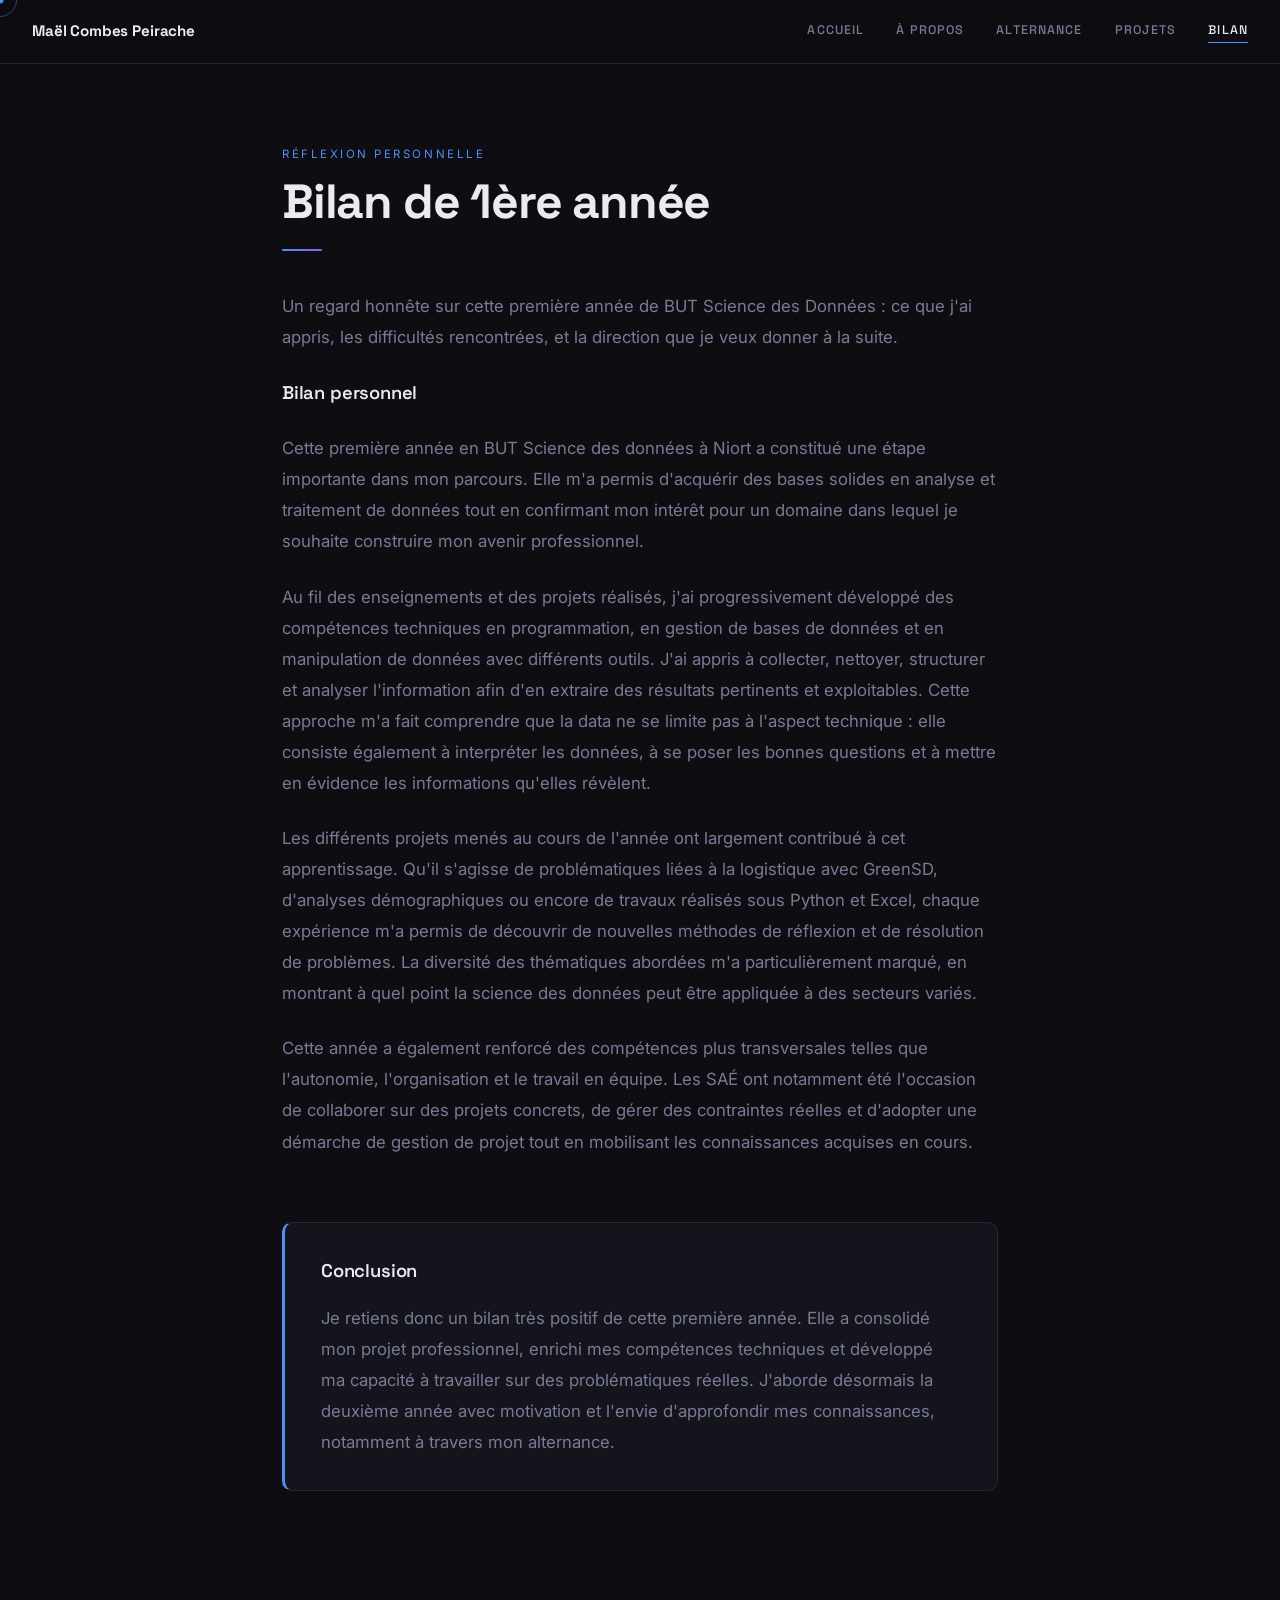
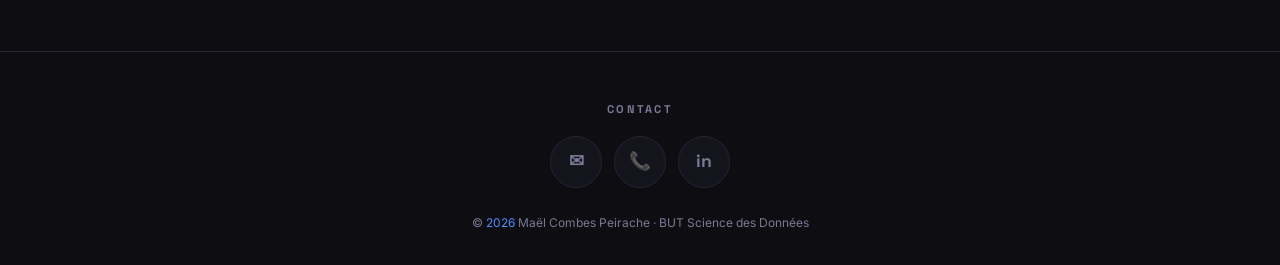
<file: bilan.html>
<!DOCTYPE html>
<html lang="fr">
<head>
  <meta charset="UTF-8" />
  <meta name="viewport" content="width=device-width, initial-scale=1.0" />
  <title>Maël Combes Peirache — Bilan</title>
  <link rel="preconnect" href="https://fonts.googleapis.com" />
  <link rel="preconnect" href="https://fonts.gstatic.com" crossorigin />
  <link href="https://fonts.googleapis.com/css2?family=Space+Grotesk:wght@300;400;500;600;700&family=Inter:wght@300;400;500&display=swap" rel="stylesheet" />
  <link rel="stylesheet" href="style.css" />
  <style>
    .contact-tooltip {
      position: fixed; bottom: 2rem; right: 2rem;
      background: var(--bg-card); border: 1px solid var(--accent);
      border-radius: 10px; padding: 1rem 1.25rem;
      font-family: var(--font-display); font-size: .88rem;
      color: var(--text); z-index: 9000;
      box-shadow: 0 8px 32px rgba(79,142,247,.15);
      opacity: 0; transform: translateY(8px);
      transition: opacity .25s, transform .25s;
      pointer-events: none; max-width: 260px;
    }
    .contact-tooltip.show { opacity: 1; transform: translateY(0); pointer-events: auto; }
    .contact-tooltip .ct-label { font-size: .68rem; letter-spacing: .12em; text-transform: uppercase; color: var(--accent); margin-bottom: .35rem; }
    .contact-tooltip .ct-value { font-weight: 600; font-size: 1rem; color: var(--text); }
    .contact-tooltip .ct-close {
      position: absolute; top: .6rem; right: .75rem;
      background: none; border: none; color: var(--muted);
      font-size: 1rem; cursor: none; transition: color .2s;
    }
    .contact-tooltip .ct-close:hover { color: var(--text); }
  </style>
</head>
<body>
  <!-- Tooltip contact -->
  <div class="contact-tooltip" id="contactTooltip">
    <button class="ct-close" id="tooltipClose">✕</button>
    <p class="ct-label" id="tooltipLabel">—</p>
    <p class="ct-value" id="tooltipValue">—</p>
  </div>

  <div id="cursor-dot"></div>
  <div id="cursor-ring"></div>

  <header id="navbar">
    <a href="index.html" class="nav-logo">Maël Combes Peirache</a>
    <nav class="nav-links">
      <a href="index.html">Accueil</a>
      <a href="apropos.html">À propos</a>
      <a href="alternance.html">Alternance</a>
      <a href="projets.html">Projets</a>
      <a href="bilan.html" class="active">Bilan</a>
    </nav>
    <button class="nav-burger" id="burger" aria-label="Menu">
      <span></span><span></span><span></span>
    </button>
  </header>

  <main class="page-wrap">

    <div class="reveal">
      <span class="eyebrow">Réflexion personnelle</span>
      <h1 class="page-title">Bilan de 1ère année</h1>
      <div class="divider"></div>
      <p class="lead">
        Un regard honnête sur cette première année de BUT Science des Données : ce que j'ai
        appris, les difficultés rencontrées, et la direction que je veux donner à la suite.
      </p>
    </div>

    <!-- BILAN PERSONNEL -->
    <div class="section-block reveal">
      <h2>Bilan personnel</h2>
      <p class="lead">
        Cette première année en BUT Science des données à Niort a constitué une étape importante
        dans mon parcours. Elle m'a permis d'acquérir des bases solides en analyse et traitement
        de données tout en confirmant mon intérêt pour un domaine dans lequel je souhaite construire
        mon avenir professionnel.
      </p>
      <p class="lead">
        Au fil des enseignements et des projets réalisés, j'ai progressivement développé des
        compétences techniques en programmation, en gestion de bases de données et en manipulation
        de données avec différents outils. J'ai appris à collecter, nettoyer, structurer et analyser
        l'information afin d'en extraire des résultats pertinents et exploitables. Cette approche
        m'a fait comprendre que la data ne se limite pas à l'aspect technique : elle consiste
        également à interpréter les données, à se poser les bonnes questions et à mettre en évidence
        les informations qu'elles révèlent.
      </p>
      <p class="lead">
        Les différents projets menés au cours de l'année ont largement contribué à cet apprentissage.
        Qu'il s'agisse de problématiques liées à la logistique avec GreenSD, d'analyses
        démographiques ou encore de travaux réalisés sous Python et Excel, chaque expérience m'a
        permis de découvrir de nouvelles méthodes de réflexion et de résolution de problèmes.
        La diversité des thématiques abordées m'a particulièrement marqué, en montrant à quel point
        la science des données peut être appliquée à des secteurs variés.
      </p>
      <p class="lead">
        Cette année a également renforcé des compétences plus transversales telles que l'autonomie,
        l'organisation et le travail en équipe. Les SAÉ ont notamment été l'occasion de collaborer
        sur des projets concrets, de gérer des contraintes réelles et d'adopter une démarche de
        gestion de projet tout en mobilisant les connaissances acquises en cours.
      </p>
    </div>

    <!-- CONCLUSION -->
    <div class="section-block bilan-conclusion reveal">
      <h2>Conclusion</h2>
      <p class="lead">
        Je retiens donc un bilan très positif de cette première année. Elle a consolidé mon projet
        professionnel, enrichi mes compétences techniques et développé ma capacité à travailler sur
        des problématiques réelles. J'aborde désormais la deuxième année avec motivation et l'envie
        d'approfondir mes connaissances, notamment à travers mon alternance.
      </p>
    </div>

  </main>

    <footer>
    <div class="footer-contact">
      <p class="footer-contact-title">CONTACT</p>
      <div class="footer-icons">
        <a href="#" class="footer-icon-btn" id="btnEmail" title="Email">✉</a>
        <a href="#" class="footer-icon-btn" id="btnPhone" title="Téléphone">📞</a>
        <a href="https://www.linkedin.com/in/" target="_blank" class="footer-icon-btn" title="LinkedIn">in</a>
      </div>
    </div>
    <p class="footer-copy">© <span id="year"></span> Maël Combes Peirache · BUT Science des Données</p>
  </footer>

  <script src="main.js"></script>
  <script>
    const tooltip = document.getElementById('contactTooltip');
    const tlLabel = document.getElementById('tooltipLabel');
    const tlValue = document.getElementById('tooltipValue');
    const tlClose = document.getElementById('tooltipClose');
    function showTooltip(label, value) {
      tlLabel.textContent = label; tlValue.textContent = value;
      tooltip.classList.add('show');
    }
    document.getElementById('btnEmail').addEventListener('click', e => { e.preventDefault(); showTooltip('Adresse e-mail', 'maelcombesp@gmail.com'); });
    document.getElementById('btnPhone').addEventListener('click', e => { e.preventDefault(); showTooltip('Numéro de téléphone', '07 66 12 16 16'); });
    tlClose.addEventListener('click', () => tooltip.classList.remove('show'));
    document.addEventListener('click', e => {
      if (!tooltip.contains(e.target) && e.target.id !== 'btnEmail' && e.target.id !== 'btnPhone')
        tooltip.classList.remove('show');
    });
  </script>
</body>
</html>
</file>
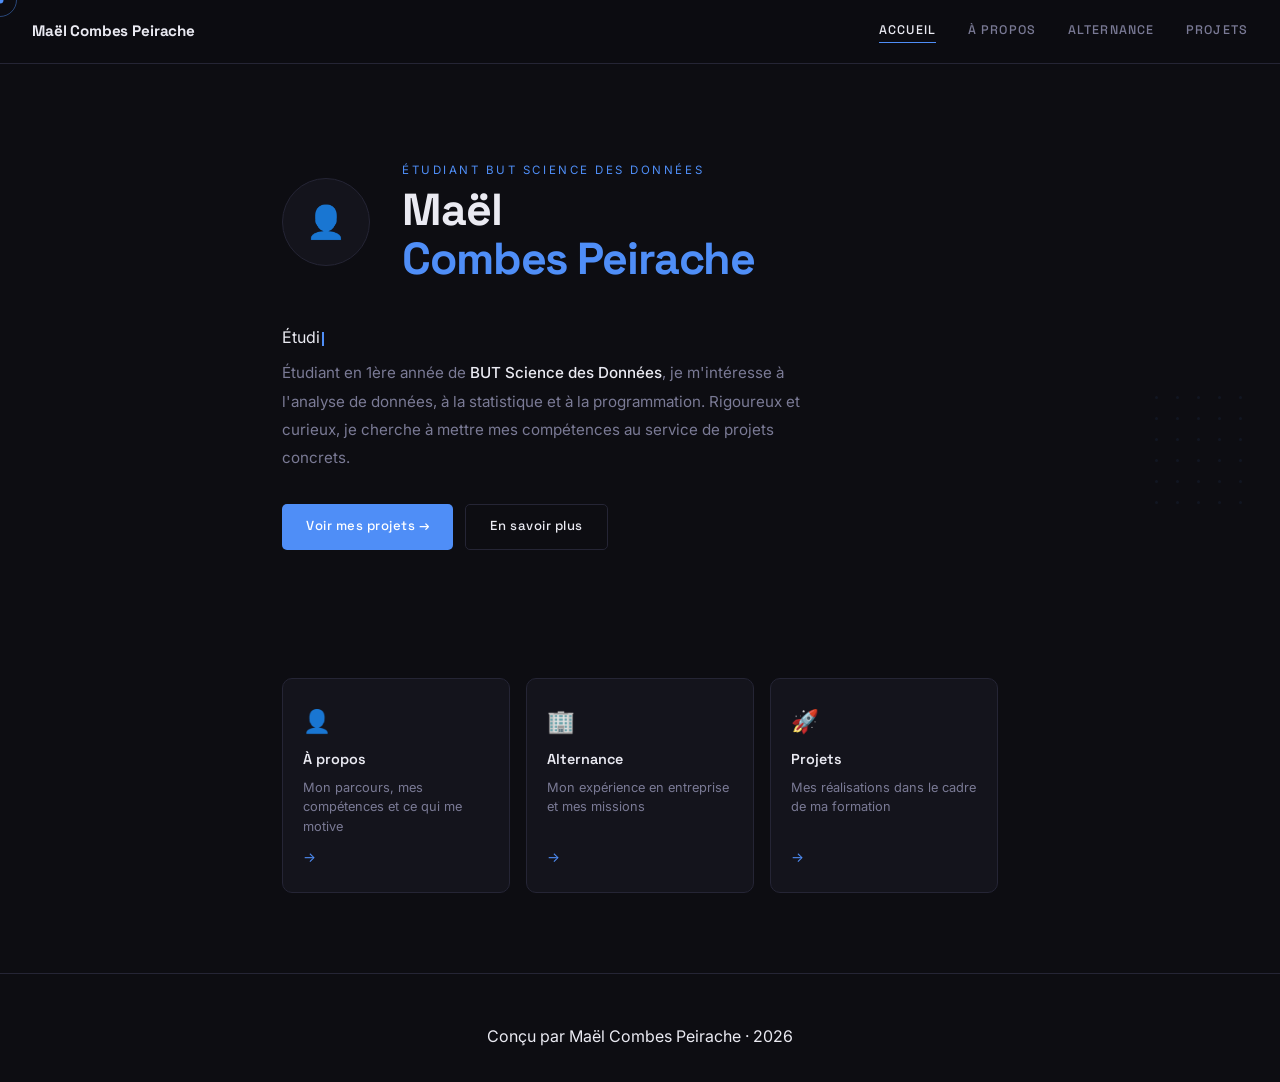
<file: index (2).html>
<!DOCTYPE html>
<html lang="fr">
<head>
  <meta charset="UTF-8" />
  <meta name="viewport" content="width=device-width, initial-scale=1.0" />
  <title>Maël Combes Peirache — Portfolio</title>
  <link rel="preconnect" href="https://fonts.googleapis.com" />
  <link rel="preconnect" href="https://fonts.gstatic.com" crossorigin />
  <link href="https://fonts.googleapis.com/css2?family=Space+Grotesk:wght@300;400;500;600;700&family=Inter:wght@300;400;500&display=swap" rel="stylesheet" />
  <link rel="stylesheet" href="style.css" />
</head>
<body>

  <div id="cursor-dot"></div>
  <div id="cursor-ring"></div>

  <header id="navbar">
    <a href="index.html" class="nav-logo">Maël Combes Peirache</a>
    <nav class="nav-links">
      <a href="index.html" class="active">Accueil</a>
      <a href="apropos.html">À propos</a>
      <a href="alternance.html">Alternance</a>
      <a href="projets.html">Projets</a>
    </nav>
    <button class="nav-burger" id="burger" aria-label="Menu">
      <span></span><span></span><span></span>
    </button>
  </header>

  <!-- Grille de points déco -->
  <div class="dot-grid" aria-hidden="true"></div>

  <!-- HERO -->
  <div class="hero-wrap">
    <div class="hero-intro">
      <div class="hero-avatar" title="Photo à venir">👤</div>
      <div class="hero-name-block">
        <span class="eyebrow">Étudiant BUT Science des Données</span>
        <h1 class="hero-name">Maël<br /><span>Combes Peirache</span></h1>
      </div>
    </div>

    <p class="hero-tagline">
      <span id="typed-text"></span><span class="cursor-blink"></span>
    </p>

    <p class="hero-desc">
      Étudiant en 1ère année de <strong>BUT Science des Données</strong>, je m'intéresse 
      à l'analyse de données, à la statistique et à la programmation. 
      Rigoureux et curieux, je cherche à mettre mes compétences au service de projets concrets.
    </p>

    <div class="hero-cta">
      <a href="projets.html" class="btn btn-primary">Voir mes projets →</a>
      <a href="apropos.html" class="btn btn-ghost">En savoir plus</a>
    </div>
  </div>

  <!-- Cards de navigation -->
  <div class="hero-cards">
    <a href="apropos.html" class="hcard">
      <span class="hcard-icon">👤</span>
      <h3>À propos</h3>
      <p>Mon parcours, mes compétences et ce qui me motive</p>
      <span class="hcard-arrow">→</span>
    </a>
    <a href="alternance.html" class="hcard">
      <span class="hcard-icon">🏢</span>
      <h3>Alternance</h3>
      <p>Mon expérience en entreprise et mes missions</p>
      <span class="hcard-arrow">→</span>
    </a>
    <a href="projets.html" class="hcard">
      <span class="hcard-icon">🚀</span>
      <h3>Projets</h3>
      <p>Mes réalisations dans le cadre de ma formation</p>
      <span class="hcard-arrow">→</span>
    </a>
  </div>

  <footer style="margin-top: 5rem;">
    <p>Conçu par <span>Maël Combes Peirache</span> · <span id="year"></span></p>
  </footer>

  <script src="main.js"></script>
  <script>
    // Grille de points
    const g = document.querySelector('.dot-grid');
    for (let i = 0; i < 30; i++) g.appendChild(document.createElement('span'));

    // Typewriter
    const phrases = [
      'Étudiant en Science des Données',
      'Passionné par l\'analyse de données',
      'Curieux et rigoureux',
      'À la recherche de défis concrets'
    ];
    let pIdx = 0, cIdx = 0, del = false;
    const el = document.getElementById('typed-text');
    const loop = () => {
      const w = phrases[pIdx];
      if (!del) { el.textContent = w.slice(0, ++cIdx); if (cIdx === w.length) { del = true; setTimeout(loop, 1800); return; } }
      else { el.textContent = w.slice(0, --cIdx); if (cIdx === 0) { del = false; pIdx = (pIdx + 1) % phrases.length; } }
      setTimeout(loop, del ? 42 : 78);
    };
    setTimeout(loop, 900);
  </script>
</body>
</html>
</file>
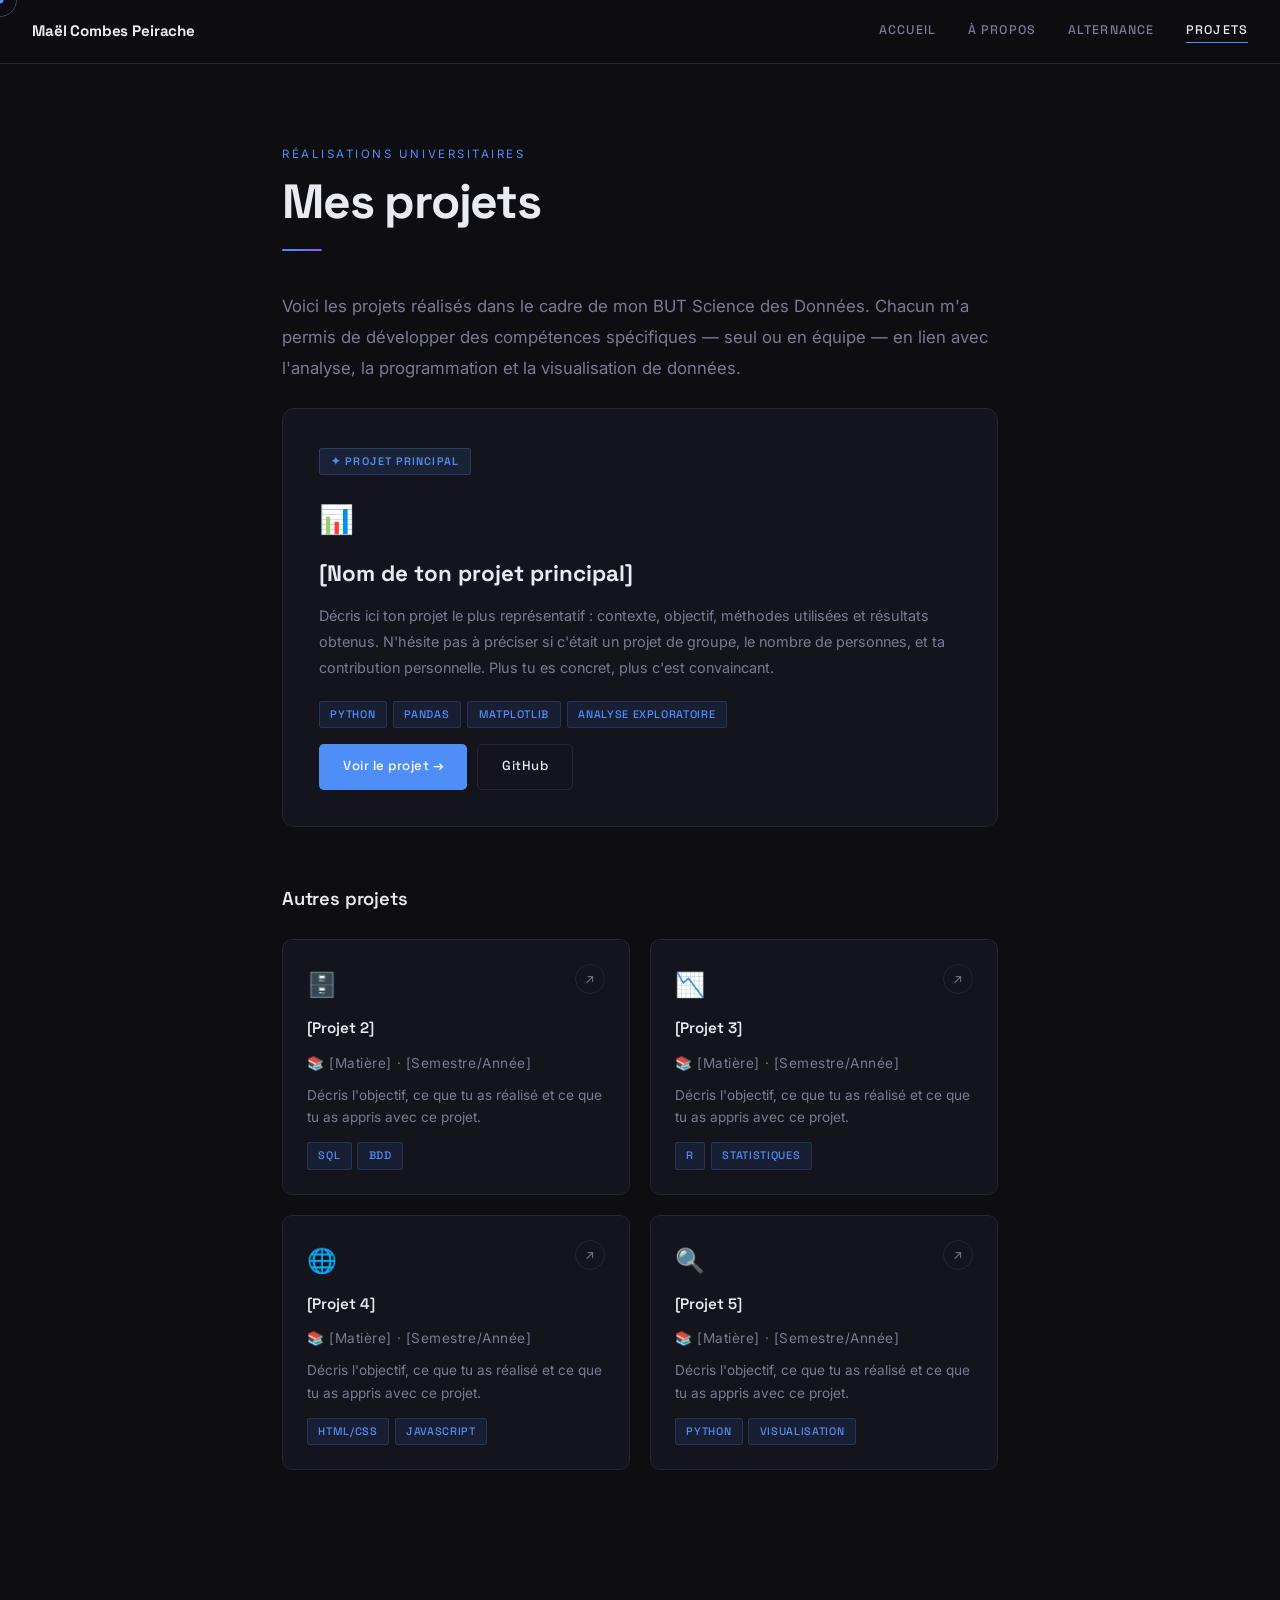
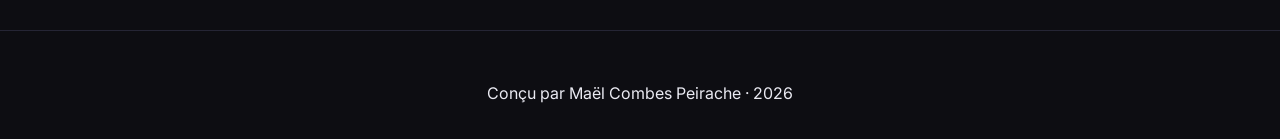
<file: projets (1).html>
<!DOCTYPE html>
<html lang="fr">
<head>
  <meta charset="UTF-8" />
  <meta name="viewport" content="width=device-width, initial-scale=1.0" />
  <title>Maël Combes Peirache — Projets</title>
  <link rel="preconnect" href="https://fonts.googleapis.com" />
  <link rel="preconnect" href="https://fonts.gstatic.com" crossorigin />
  <link href="https://fonts.googleapis.com/css2?family=Space+Grotesk:wght@300;400;500;600;700&family=Inter:wght@300;400;500&display=swap" rel="stylesheet" />
  <link rel="stylesheet" href="style.css" />
</head>
<body>

  <div id="cursor-dot"></div>
  <div id="cursor-ring"></div>

  <header id="navbar">
    <a href="index.html" class="nav-logo">Maël Combes Peirache</a>
    <nav class="nav-links">
      <a href="index.html">Accueil</a>
      <a href="apropos.html">À propos</a>
      <a href="alternance.html">Alternance</a>
      <a href="projets.html" class="active">Projets</a>
    </nav>
    <button class="nav-burger" id="burger" aria-label="Menu">
      <span></span><span></span><span></span>
    </button>
  </header>

  <main class="page-wrap">

    <div class="reveal">
      <span class="eyebrow">Réalisations universitaires</span>
      <h1 class="page-title">Mes projets</h1>
      <div class="divider"></div>
      <p class="lead">
        Voici les projets réalisés dans le cadre de mon BUT Science des Données. 
        Chacun m'a permis de développer des compétences spécifiques — seul ou en équipe — 
        en lien avec l'analyse, la programmation et la visualisation de données.
      </p>
    </div>

    <!-- PROJET PHARE -->
    <div class="project-featured reveal">
      <span class="pf-label">✦ Projet principal</span>
      <span class="pf-icon">📊</span>
      <h2 class="pf-title">[Nom de ton projet principal]</h2>
      <p class="pf-desc">
        Décris ici ton projet le plus représentatif : contexte, objectif, méthodes 
        utilisées et résultats obtenus. N'hésite pas à préciser si c'était un projet 
        de groupe, le nombre de personnes, et ta contribution personnelle.
        Plus tu es concret, plus c'est convaincant.
      </p>
      <div class="pf-footer">
        <div class="pf-tags">
          <span class="tag">Python</span>
          <span class="tag">Pandas</span>
          <span class="tag">Matplotlib</span>
          <span class="tag">Analyse exploratoire</span>
        </div>
        <div class="pf-links">
          <a href="#" class="btn btn-primary">Voir le projet →</a>
          <a href="#" class="btn btn-ghost">GitHub</a>
        </div>
      </div>
    </div>

    <!-- GRILLE AUTRES PROJETS -->
    <div class="section-block reveal">
      <h2>Autres projets</h2>
      <div class="projects-grid">

        <div class="proj-card">
          <div class="proj-head">
            <span class="proj-icon">🗄️</span>
            <a href="#" class="proj-link">↗</a>
          </div>
          <h3>[Projet 2]</h3>
          <p class="proj-context">📚 [Matière] · [Semestre/Année]</p>
          <p>Décris l'objectif, ce que tu as réalisé et ce que tu as appris avec ce projet.</p>
          <div class="proj-tags">
            <span class="tag">SQL</span>
            <span class="tag">BDD</span>
          </div>
        </div>

        <div class="proj-card">
          <div class="proj-head">
            <span class="proj-icon">📉</span>
            <a href="#" class="proj-link">↗</a>
          </div>
          <h3>[Projet 3]</h3>
          <p class="proj-context">📚 [Matière] · [Semestre/Année]</p>
          <p>Décris l'objectif, ce que tu as réalisé et ce que tu as appris avec ce projet.</p>
          <div class="proj-tags">
            <span class="tag">R</span>
            <span class="tag">Statistiques</span>
          </div>
        </div>

        <div class="proj-card">
          <div class="proj-head">
            <span class="proj-icon">🌐</span>
            <a href="#" class="proj-link">↗</a>
          </div>
          <h3>[Projet 4]</h3>
          <p class="proj-context">📚 [Matière] · [Semestre/Année]</p>
          <p>Décris l'objectif, ce que tu as réalisé et ce que tu as appris avec ce projet.</p>
          <div class="proj-tags">
            <span class="tag">HTML/CSS</span>
            <span class="tag">JavaScript</span>
          </div>
        </div>

        <div class="proj-card">
          <div class="proj-head">
            <span class="proj-icon">🔍</span>
            <a href="#" class="proj-link">↗</a>
          </div>
          <h3>[Projet 5]</h3>
          <p class="proj-context">📚 [Matière] · [Semestre/Année]</p>
          <p>Décris l'objectif, ce que tu as réalisé et ce que tu as appris avec ce projet.</p>
          <div class="proj-tags">
            <span class="tag">Python</span>
            <span class="tag">Visualisation</span>
          </div>
        </div>

      </div>
    </div>

  </main>

  <footer>
    <p>Conçu par <span>Maël Combes Peirache</span> · <span id="year"></span></p>
  </footer>

  <script src="main.js"></script>
</body>
</html>
</file>
<file: style.css>
/* ────────────────────────────────────────────────
   TOKENS
──────────────────────────────────────────────── */
:root {
  --bg:          #0D0D12;
  --bg-card:     #14141C;
  --bg-hover:    #1A1A25;
  --accent:      #4F8EF7;
  --accent-2:    #8B5CF6;
  --text:        #EAEAF2;
  --muted:       #7A7A95;
  --border:      #252535;
  --navbar-h:    64px;
  --max-w:       780px;
  --font-display:'Space Grotesk', sans-serif;
  --font-body:   'Inter', sans-serif;
}

/* ────────────────────────────────────────────────
   RESET
──────────────────────────────────────────────── */
*, *::before, *::after { box-sizing: border-box; margin: 0; padding: 0; }
html { scroll-behavior: smooth; cursor: none; }
body {
  background: var(--bg);
  color: var(--text);
  font-family: var(--font-body);
  font-size: 16px;
  line-height: 1.75;
  overflow-x: hidden;
}
a { color: inherit; text-decoration: none; }
img { max-width: 100%; display: block; }

/* ────────────────────────────────────────────────
   CURSEUR
──────────────────────────────────────────────── */
#cursor-dot, #cursor-ring {
  position: fixed; pointer-events: none; z-index: 9999;
  border-radius: 50%; transform: translate(-50%, -50%);
}
#cursor-dot  { width: 7px; height: 7px; background: var(--accent); }
#cursor-ring { width: 34px; height: 34px; border: 1.5px solid var(--accent); opacity: .45; transition: width .18s, height .18s; }
body.cursor-grow #cursor-ring { width: 52px; height: 52px; opacity: .18; }

/* ────────────────────────────────────────────────
   NAVBAR
──────────────────────────────────────────────── */
#navbar {
  position: fixed; top: 0; left: 0; right: 0;
  height: var(--navbar-h);
  display: flex; align-items: center; justify-content: space-between;
  padding: 0 2rem;
  background: rgba(13,13,18,.9);
  backdrop-filter: blur(14px);
  border-bottom: 1px solid var(--border);
  z-index: 500;
}
.nav-logo {
  font-family: var(--font-display); font-weight: 700; font-size: .95rem;
  color: var(--text); letter-spacing: -.01em; transition: color .2s;
}
.nav-logo:hover { color: var(--accent); }

.nav-links { display: flex; gap: 2rem; align-items: center; }
.nav-links a {
  font-family: var(--font-display); font-size: .78rem; font-weight: 500;
  letter-spacing: .09em; text-transform: uppercase; color: var(--muted);
  position: relative; padding-bottom: 2px; transition: color .2s;
}
.nav-links a::after {
  content: ''; position: absolute; bottom: 0; left: 0;
  width: 0; height: 1.5px; background: var(--accent); transition: width .25s;
}
.nav-links a:hover, .nav-links a.active { color: var(--text); }
.nav-links a.active::after, .nav-links a:hover::after { width: 100%; }

.nav-burger { display: none; flex-direction: column; gap: 5px; background: none; border: none; cursor: none; padding: 4px; }
.nav-burger span { display: block; width: 22px; height: 1.5px; background: var(--text); transition: all .25s; }

.nav-mobile-open .nav-links {
  display: flex; flex-direction: column; position: fixed;
  inset: var(--navbar-h) 0 0 0; background: var(--bg);
  align-items: center; justify-content: center; gap: 2.5rem; z-index: 400;
}
.nav-mobile-open .nav-links a { font-size: 1.1rem; }

/* ────────────────────────────────────────────────
   LAYOUT COMMUN — colonne centrée à la Clément
──────────────────────────────────────────────── */
.page-wrap {
  max-width: var(--max-w);
  margin: 0 auto;
  padding: calc(var(--navbar-h) + 5rem) 2rem 6rem;
}

/* ────────────────────────────────────────────────
   TYPO HELPERS
──────────────────────────────────────────────── */
.eyebrow {
  font-size: .72rem; letter-spacing: .22em; text-transform: uppercase;
  color: var(--accent); margin-bottom: .75rem; display: block;
}
.page-title {
  font-family: var(--font-display); font-size: clamp(2rem,5vw,3rem);
  font-weight: 700; line-height: 1.1; letter-spacing: -.025em; margin-bottom: 1rem;
}
.divider {
  width: 40px; height: 2px;
  background: linear-gradient(90deg, var(--accent), var(--accent-2));
  border-radius: 2px; margin: 1.25rem 0 2.5rem;
}
.lead {
  font-size: 1.05rem; color: var(--muted); line-height: 1.85; margin-bottom: 1.5rem;
}
.lead strong { color: var(--text); font-weight: 500; }

.section-block { margin-bottom: 4rem; }
.section-block h2 {
  font-family: var(--font-display); font-size: 1.15rem; font-weight: 600;
  color: var(--text); margin-bottom: 1.5rem; letter-spacing: -.01em;
}

/* ────────────────────────────────────────────────
   BOUTONS
──────────────────────────────────────────────── */
.btn {
  display: inline-flex; align-items: center; gap: .5rem;
  padding: .65rem 1.5rem; border-radius: 5px;
  font-family: var(--font-display); font-size: .82rem; font-weight: 500;
  letter-spacing: .04em; transition: all .2s; cursor: none;
}
.btn-primary { background: var(--accent); color: #fff; }
.btn-primary:hover { background: #6aa0ff; transform: translateY(-2px); }
.btn-ghost { border: 1px solid var(--border); color: var(--text); }
.btn-ghost:hover { border-color: var(--accent); color: var(--accent); transform: translateY(-2px); }

/* ────────────────────────────────────────────────
   TAGS
──────────────────────────────────────────────── */
.tag {
  font-size: .68rem; font-family: var(--font-display); font-weight: 500;
  letter-spacing: .06em; text-transform: uppercase;
  padding: .2rem .65rem; border-radius: 3px;
  background: rgba(79,142,247,.1); color: var(--accent);
  border: 1px solid rgba(79,142,247,.2);
}

/* ────────────────────────────────────────────────
   REVEAL
──────────────────────────────────────────────── */
.reveal { opacity: 0; transform: translateY(22px); transition: opacity .65s cubic-bezier(.16,1,.3,1), transform .65s cubic-bezier(.16,1,.3,1); }
.reveal.visible { opacity: 1; transform: none; }

/* ────────────────────────────────────────────────
   FOOTER
──────────────────────────────────────────────── */
footer {
  border-top: 1px solid var(--border);
  padding: 3rem 2rem 2rem;
  text-align: center;
}
.footer-contact { margin-bottom: 1.5rem; }
.footer-contact-title {
  font-family: var(--font-display); font-size: .7rem;
  font-weight: 700; letter-spacing: .2em; text-transform: uppercase;
  color: var(--muted); margin-bottom: 1rem;
}
.footer-icons {
  display: flex; align-items: center; justify-content: center; gap: .75rem;
  margin-bottom: 1.25rem;
}
.footer-icon-btn {
  width: 52px; height: 52px; border-radius: 50%;
  border: 1px solid var(--border); background: var(--bg-card);
  display: flex; align-items: center; justify-content: center;
  font-size: 1.1rem; font-weight: 700; color: var(--muted);
  transition: border-color .2s, color .2s, transform .2s; cursor: none;
  font-family: var(--font-display);
}
.footer-icon-btn:hover { border-color: var(--accent); color: var(--accent); transform: translateY(-2px); }
.footer-formation {
  font-family: var(--font-display); font-size: .95rem; font-weight: 700;
  color: var(--text); margin-bottom: .25rem;
}
.footer-formation span { color: var(--accent); }
.footer-copy { font-size: .75rem; color: var(--muted); }
.footer-copy span { color: var(--accent); }

/* ════════════════════════════════════════════════
   INDEX — HERO
════════════════════════════════════════════════ */
.hero-wrap {
  max-width: var(--max-w); margin: 0 auto;
  padding: calc(var(--navbar-h) + 6rem) 2rem 4rem;
}
.hero-intro {
  display: flex; align-items: center; gap: 2rem;
  margin-bottom: 2.5rem;
}
.hero-avatar-photo {
  width: 100px; height: 100px; border-radius: 50%; flex-shrink: 0;
  object-fit: cover;
  border: 2.5px solid var(--accent);
  box-shadow: 0 0 0 5px rgba(79,142,247,.12);
  opacity: 0; animation: fadeUp .6s .2s forwards;
  background: transparent;
}
.hero-avatar {
  width: 88px; height: 88px; border-radius: 50%; flex-shrink: 0;
  background: var(--bg-card); border: 1px solid var(--border);
  display: flex; align-items: center; justify-content: center;
  font-size: 2rem; color: var(--muted);
  opacity: 0; animation: fadeUp .6s .2s forwards;
}
.hero-name-block { opacity: 0; animation: fadeUp .6s .35s forwards; }
.hero-name-block .eyebrow { margin-bottom: .3rem; }
.hero-name {
  font-family: var(--font-display); font-size: clamp(2rem, 5vw, 2.8rem);
  font-weight: 700; letter-spacing: -.025em; line-height: 1.1;
}
.hero-name span { color: var(--accent); }

.hero-tagline {
  font-size: 1rem; color: var(--muted); margin-bottom: .5rem; min-height: 1.5em;
  opacity: 0; animation: fadeUp .6s .5s forwards;
}
#typed-text { color: var(--text); }
.cursor-blink {
  display: inline-block; width: 2px; height: .85em;
  background: var(--accent); margin-left: 2px; vertical-align: middle;
  animation: blink 1s step-end infinite;
}

.hero-desc {
  font-size: .95rem; color: var(--muted); line-height: 1.85; max-width: 560px;
  margin-bottom: 2rem; opacity: 0; animation: fadeUp .6s .65s forwards;
}
.hero-desc strong { color: var(--text); font-weight: 500; }

.hero-cta {
  display: flex; gap: .75rem; flex-wrap: wrap;
  opacity: 0; animation: fadeUp .6s .8s forwards;
}

/* Cards de navigation rapide */
.hero-cards {
  display: grid; grid-template-columns: repeat(3,1fr); gap: 1rem;
  margin-top: 4rem; max-width: var(--max-w); margin-left: auto; margin-right: auto;
  padding: 0 2rem;
  opacity: 0; animation: fadeUp .6s 1s forwards;
}
.hcard {
  background: var(--bg-card); border: 1px solid var(--border);
  border-radius: 10px; padding: 1.4rem 1.25rem;
  display: flex; flex-direction: column; gap: .4rem;
  transition: border-color .2s, transform .2s; cursor: none;
}
.hcard:hover { border-color: var(--accent); transform: translateY(-4px); }
.hcard-icon { font-size: 1.4rem; }
.hcard h3 { font-family: var(--font-display); font-size: .9rem; font-weight: 600; }
.hcard p  { font-size: .8rem; color: var(--muted); line-height: 1.5; flex: 1; }
.hcard-arrow { font-size: .85rem; color: var(--accent); margin-top: .25rem; }

/* grille de points déco */
.dot-grid {
  position: fixed; right: 3vw; top: 50%; transform: translateY(-50%);
  display: grid; grid-template-columns: repeat(5,1fr); grid-template-rows: repeat(6,1fr);
  gap: 18px; opacity: .07; pointer-events: none; z-index: 0;
}
.dot-grid span { width: 3px; height: 3px; border-radius: 50%; background: var(--accent); display: block; }

/* ════════════════════════════════════════════════
   À PROPOS
════════════════════════════════════════════════ */
.about-intro {
  display: flex; gap: 2.5rem; align-items: flex-start; margin-bottom: 3rem;
}
.about-photo {
  width: 120px; height: 120px; border-radius: 50%; flex-shrink: 0;
  background: var(--bg-card); border: 1px solid var(--border);
  display: flex; align-items: center; justify-content: center;
  font-size: 2.5rem; color: var(--muted);
}
.about-text-block .badges { display: flex; flex-wrap: wrap; gap: .5rem; margin-top: 1rem; }
.badge {
  font-size: .75rem; font-family: var(--font-display); font-weight: 500;
  padding: .3rem .85rem; border-radius: 20px;
  background: var(--bg-card); border: 1px solid var(--border); color: var(--text);
}

/* Compétences */
.skills-cols { display: grid; grid-template-columns: 1fr 1fr; gap: 2.5rem; }
.skills-col h3 { font-size: .72rem; letter-spacing: .15em; text-transform: uppercase; color: var(--muted); margin-bottom: 1rem; }
.skill-item { margin-bottom: 1rem; }
.skill-label { display: flex; justify-content: space-between; font-size: .8rem; font-family: var(--font-display); font-weight: 500; margin-bottom: .35rem; }
.skill-label span:last-child { color: var(--muted); }
.skill-track { height: 3px; background: var(--border); border-radius: 3px; overflow: hidden; }
.skill-fill { height: 100%; background: linear-gradient(90deg, var(--accent), var(--accent-2)); width: 0; transition: width 1.2s cubic-bezier(.16,1,.3,1); }

/* Formation */
.formation-list { display: flex; flex-direction: column; gap: 1.25rem; }
.formation-item {
  display: flex; gap: 1.25rem; align-items: flex-start;
  padding: 1.25rem 1.5rem; background: var(--bg-card);
  border: 1px solid var(--border); border-radius: 8px;
  transition: border-color .2s;
}
.formation-item:hover { border-color: var(--accent); }
.fi-year {
  font-size: .72rem; font-family: var(--font-display); font-weight: 600;
  letter-spacing: .06em; color: var(--accent); flex-shrink: 0; padding-top: 2px; min-width: 80px;
}
.fi-body h4 { font-family: var(--font-display); font-size: .95rem; font-weight: 600; margin-bottom: .15rem; }
.fi-body p  { font-size: .83rem; color: var(--muted); }

/* ════════════════════════════════════════════════
   ALTERNANCE
════════════════════════════════════════════════ */
.company-block {
  display: flex; gap: 1.5rem; align-items: center;
  padding: 1.75rem 2rem; background: var(--bg-card);
  border: 1px solid var(--border); border-radius: 10px;
  margin-bottom: 3rem;
}
.company-logo {
  width: 56px; height: 56px; border-radius: 10px; flex-shrink: 0;
  background: var(--bg-hover); border: 1px solid var(--border);
  display: flex; align-items: center; justify-content: center; font-size: 1.6rem;
}
.company-info h2 { font-family: var(--font-display); font-size: 1.15rem; font-weight: 700; }
.company-info p  { font-size: .85rem; color: var(--muted); margin-top: .15rem; }
.company-info .period { color: var(--accent); margin-top: .3rem; font-size: .8rem; }

.alt-grid { display: grid; grid-template-columns: 1fr 1fr; gap: 3rem; }

/* Timeline */
.tl { position: relative; padding-left: 1.5rem; }
.tl::before { content: ''; position: absolute; left: 0; top: 8px; bottom: 8px; width: 1px; background: var(--border); }
.tl-item { position: relative; margin-bottom: 2rem; }
.tl-dot {
  position: absolute; left: -1.75rem; top: 5px;
  width: 8px; height: 8px; border-radius: 50%;
  background: var(--border); border: 2px solid var(--bg); transition: background .2s;
}
.tl-item.current .tl-dot { background: var(--accent); }
.tl-date { font-size: .7rem; letter-spacing: .1em; text-transform: uppercase; color: var(--muted); display: block; margin-bottom: .2rem; }
.tl-item.current .tl-date { color: var(--accent); }
.tl-item h4 { font-family: var(--font-display); font-size: .9rem; font-weight: 600; margin-bottom: .2rem; }
.tl-item p  { font-size: .83rem; color: var(--muted); line-height: 1.6; }

/* Missions */
.missions { display: flex; flex-direction: column; gap: .85rem; }
.mission {
  display: flex; gap: 1rem; align-items: flex-start;
  padding: 1rem 1.15rem; background: var(--bg-card);
  border: 1px solid var(--border); border-radius: 8px;
  transition: border-color .2s, transform .2s;
}
.mission:hover { border-color: var(--accent); transform: translateX(4px); }
.mission-icon { font-size: 1.2rem; flex-shrink: 0; }
.mission h4 { font-family: var(--font-display); font-size: .88rem; font-weight: 600; margin-bottom: .15rem; }
.mission p  { font-size: .82rem; color: var(--muted); line-height: 1.6; }

/* Apports */
.apports { display: grid; grid-template-columns: repeat(3,1fr); gap: 1.25rem; }
.apport-card {
  padding: 1.5rem; background: var(--bg-card);
  border: 1px solid var(--border); border-radius: 10px; transition: border-color .2s;
}
.apport-card:hover { border-color: var(--accent); }
.apport-num { font-family: var(--font-display); font-size: 2rem; font-weight: 700; color: var(--border); line-height: 1; margin-bottom: .6rem; }
.apport-card h4 { font-family: var(--font-display); font-size: .88rem; font-weight: 600; margin-bottom: .4rem; }
.apport-card p  { font-size: .82rem; color: var(--muted); line-height: 1.65; }

/* ════════════════════════════════════════════════
   PROJETS
════════════════════════════════════════════════ */
.project-featured {
  border: 1px solid var(--border); border-radius: 12px;
  padding: 2.25rem; background: var(--bg-card);
  margin-bottom: 3.5rem; transition: border-color .2s;
}
.project-featured:hover { border-color: var(--accent); }
.pf-label {
  font-size: .68rem; font-family: var(--font-display); font-weight: 600;
  letter-spacing: .1em; text-transform: uppercase;
  padding: .2rem .7rem; border-radius: 3px;
  background: rgba(79,142,247,.12); color: var(--accent);
  border: 1px solid rgba(79,142,247,.25); display: inline-block; margin-bottom: 1.25rem;
}
.pf-icon { font-size: 1.75rem; margin-bottom: .6rem; display: block; }
.pf-title { font-family: var(--font-display); font-size: 1.4rem; font-weight: 700; margin-bottom: .6rem; }
.pf-desc { font-size: .9rem; color: var(--muted); line-height: 1.8; margin-bottom: 1.25rem; }
.pf-footer { display: flex; align-items: center; justify-content: space-between; flex-wrap: wrap; gap: 1rem; }
.pf-tags { display: flex; flex-wrap: wrap; gap: .4rem; }
.pf-links { display: flex; gap: .6rem; }

.projects-grid { display: grid; grid-template-columns: 1fr 1fr; gap: 1.25rem; }
.proj-card {
  background: var(--bg-card); border: 1px solid var(--border); border-radius: 10px;
  padding: 1.5rem; display: flex; flex-direction: column; gap: .6rem;
  transition: border-color .25s, transform .25s; cursor: none;
}
.proj-card:hover { border-color: var(--accent); transform: translateY(-4px); }
.proj-head { display: flex; justify-content: space-between; align-items: flex-start; }
.proj-icon { font-size: 1.5rem; }
.proj-link {
  width: 30px; height: 30px; border: 1px solid var(--border); border-radius: 50%;
  display: flex; align-items: center; justify-content: center;
  font-size: .78rem; color: var(--muted); transition: border-color .2s, color .2s; cursor: none;
}
.proj-card:hover .proj-link { border-color: var(--accent); color: var(--accent); }
.proj-card h3 { font-family: var(--font-display); font-size: .95rem; font-weight: 600; }
.proj-context { font-size: .73rem; color: var(--accent); letter-spacing: .04em; }
.proj-card > p { font-size: .85rem; color: var(--muted); flex: 1; line-height: 1.65; }
.proj-tags { display: flex; flex-wrap: wrap; gap: .35rem; margin-top: .25rem; }

.bilan-conclusion {
  background: var(--bg-card);
  border: 1px solid var(--border);
  border-left: 3px solid var(--accent);
  border-radius: 10px;
  padding: 2rem 2.25rem;
}
.bilan-conclusion h2 { margin-bottom: 1rem; }
.bilan-conclusion .lead { margin-bottom: 0; }

/* ────────────────────────────────────────────────
   PASSIONS (apropos)
──────────────────────────────────────────────── */
.passions-grid {
  display: grid; grid-template-columns: 1fr 1fr; gap: 1.25rem; margin-top: 1.5rem;
}
.passion-card {
  background: var(--bg-card); border: 1px solid var(--border); border-radius: 10px;
  padding: 1.5rem; display: flex; flex-direction: column; gap: .5rem;
  transition: border-color .2s, transform .2s;
}
.passion-card:hover { border-color: var(--accent); transform: translateY(-3px); }
.passion-icon { font-size: 1.75rem; }
.passion-card h4 { font-family: var(--font-display); font-size: .95rem; font-weight: 600; }
.passion-card p  { font-size: .83rem; color: var(--muted); line-height: 1.6; }

/* ────────────────────────────────────────────────
   BILAN
──────────────────────────────────────────────── */
.bilan-grid { display: grid; grid-template-columns: 1fr 1fr; gap: 1.25rem; margin-bottom: .5rem; }
.bilan-card {
  background: var(--bg-card); border: 1px solid var(--border);
  border-radius: 10px; padding: 1.5rem;
}
.bilan-positif { border-color: rgba(79,142,247,.3); }
.bilan-negatif { border-color: rgba(139,92,246,.3); }
.bilan-card-header { display: flex; align-items: center; gap: .75rem; margin-bottom: 1rem; }
.bilan-icon { font-size: 1.25rem; }
.bilan-card h3 { font-family: var(--font-display); font-size: 1rem; font-weight: 600; }
.bilan-list { list-style: none; display: flex; flex-direction: column; gap: .6rem; }
.bilan-list li {
  font-size: .85rem; color: var(--muted); line-height: 1.6;
  padding-left: 1rem; position: relative;
}
.bilan-list li::before { content: '–'; position: absolute; left: 0; color: var(--accent); }

.bilan-competences { display: flex; flex-direction: column; gap: 1rem; }
.bilan-comp-item {
  display: flex; gap: 1.1rem; align-items: flex-start;
  padding: 1.1rem 1.25rem; background: var(--bg-card);
  border: 1px solid var(--border); border-radius: 8px; transition: border-color .2s;
}
.bilan-comp-item:hover { border-color: var(--accent); }
.bilan-comp-icon { font-size: 1.3rem; flex-shrink: 0; }
.bilan-comp-item h4 { font-family: var(--font-display); font-size: .9rem; font-weight: 600; margin-bottom: .2rem; }
.bilan-comp-item p  { font-size: .83rem; color: var(--muted); line-height: 1.6; }

.objectifs-grid { display: grid; grid-template-columns: repeat(3,1fr); gap: 1.25rem; margin-top: 2rem; }
.objectif-card {
  background: var(--bg-card); border: 1px solid var(--border);
  border-radius: 10px; padding: 1.5rem; transition: border-color .2s;
}
.objectif-card:hover { border-color: var(--accent); }
.objectif-num {
  font-family: var(--font-display); font-size: 1.8rem; font-weight: 700;
  color: var(--border); line-height: 1; margin-bottom: .6rem; display: block;
}
.objectif-card h4 { font-family: var(--font-display); font-size: .9rem; font-weight: 600; margin-bottom: .4rem; }
.objectif-card p  { font-size: .82rem; color: var(--muted); line-height: 1.65; }

/* ────────────────────────────────────────────────
   KEYFRAMES
──────────────────────────────────────────────── */
@keyframes fadeUp {
  from { opacity: 0; transform: translateY(18px); }
  to   { opacity: 1; transform: translateY(0); }
}
@keyframes blink {
  0%,100% { opacity: 1; } 50% { opacity: 0; }
}

/* ────────────────────────────────────────────────
   RESPONSIVE
──────────────────────────────────────────────── */
@media (max-width: 750px) {
  .page-wrap, .hero-wrap { padding-left: 1.25rem; padding-right: 1.25rem; }
  #navbar { padding: 0 1.25rem; }
  .nav-links { display: none; }
  .nav-burger { display: flex; }
  .dot-grid { display: none; }
  .hero-cards { grid-template-columns: 1fr; }
  .about-intro { flex-direction: column; gap: 1.5rem; }
  .skills-cols { grid-template-columns: 1fr; }
  .alt-grid { grid-template-columns: 1fr; }
  .apports { grid-template-columns: 1fr; }
  .projects-grid { grid-template-columns: 1fr; }
  .pf-footer { flex-direction: column; align-items: flex-start; }
}
@media (max-width: 480px) {
  html { cursor: auto; }
  #cursor-dot, #cursor-ring { display: none; }
}
</file>
